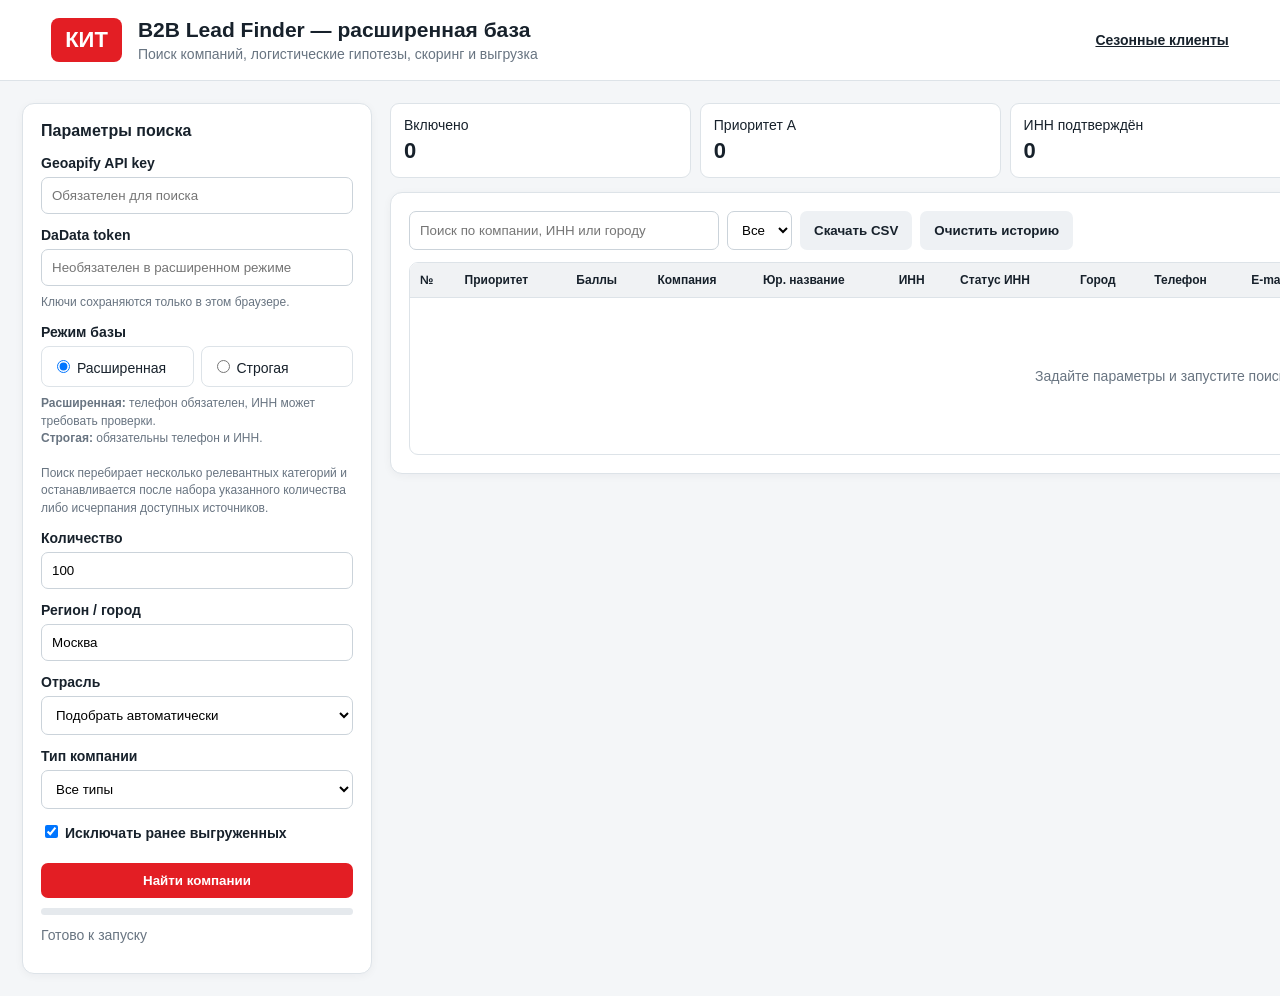
<file: index.html>
<!doctype html>
<html lang="ru">
<head>
<meta charset="utf-8"><meta name="viewport" content="width=device-width,initial-scale=1">
<title>КИТ — Поиск B2B-лидов</title>
<style>
:root{--red:#e31e24;--ink:#17212b;--muted:#687481;--line:#dde3e8;--bg:#f4f6f8;--green:#198754;--amber:#b76e00}*{box-sizing:border-box}body{margin:0;font:14px Arial,sans-serif;color:var(--ink);background:var(--bg)}header{background:#fff;border-bottom:1px solid var(--line);padding:18px 4vw;display:flex;align-items:center;gap:16px}.logo{background:var(--red);color:#fff;font-weight:800;font-size:22px;padding:9px 14px;border-radius:8px}h1{font-size:21px;margin:0}.sub{color:var(--muted);margin-top:4px}.wrap{max-width:1450px;margin:22px auto;padding:0 22px}.grid{display:grid;grid-template-columns:350px 1fr;gap:18px}.card{background:#fff;border:1px solid var(--line);border-radius:12px;padding:18px;box-shadow:0 2px 9px #17212b0b}h2{font-size:16px;margin:0 0 15px}label{display:block;font-weight:700;margin:13px 0 6px}input,select,textarea{width:100%;padding:10px;border:1px solid #cbd3da;border-radius:7px;background:#fff}button{border:0;border-radius:7px;padding:10px 14px;font-weight:700;cursor:pointer}.primary{background:var(--red);color:#fff;width:100%;margin-top:16px}.secondary{background:#eef1f4;color:var(--ink)}.mode{display:grid;grid-template-columns:1fr 1fr;gap:7px}.mode label{font-weight:400;margin:0;padding:10px;border:1px solid var(--line);border-radius:8px}.mode input{width:auto}.note{font-size:12px;color:var(--muted);line-height:1.45;margin-top:8px}.stats{display:grid;grid-template-columns:repeat(5,1fr);gap:9px;margin-bottom:14px}.stat{padding:13px;background:#fff;border:1px solid var(--line);border-radius:9px}.stat b{display:block;font-size:22px;margin-top:5px}.toolbar{display:flex;gap:8px;flex-wrap:wrap;margin-bottom:12px}.toolbar input{max-width:310px}.toolbar select{width:auto}.scroll{overflow:auto;max-height:620px;border:1px solid var(--line);border-radius:9px}table{border-collapse:collapse;width:100%;min-width:1500px;background:#fff}th,td{padding:10px;border-bottom:1px solid var(--line);text-align:left;vertical-align:top}th{position:sticky;top:0;background:#f0f2f4;z-index:2;font-size:12px}.tag{display:inline-block;padding:4px 7px;border-radius:99px;font-weight:700}.A{background:#dff3e7;color:#126b39}.B{background:#fff0cf;color:#8a5700}.C{background:#eee;color:#555}.verified{color:var(--green);font-weight:700}.check{color:var(--amber);font-weight:700}.status{margin:12px 0;color:var(--muted)}.error{color:#b00020;font-weight:700}.progress{height:7px;background:#e5e9ed;border-radius:8px;overflow:hidden;margin-top:10px}.progress i{display:block;height:100%;background:var(--red);width:0}.empty{text-align:center;padding:70px 20px;color:var(--muted)}dialog{border:0;border-radius:12px;max-width:720px;width:92%;padding:22px;box-shadow:0 15px 50px #0004}dialog::backdrop{background:#0006}.detail{display:grid;grid-template-columns:1fr 1fr;gap:10px}.detail div{padding:9px;background:#f5f7f8;border-radius:7px}.detail b{display:block;font-size:12px;color:var(--muted);margin-bottom:4px}@media(max-width:900px){.grid{grid-template-columns:1fr}.stats{grid-template-columns:repeat(2,1fr)}}
</style>
</head><body>
<header><div class="logo">КИТ</div><div><h1>B2B Lead Finder — расширенная база</h1><div class="sub">Поиск компаний, логистические гипотезы, скоринг и выгрузка</div></div><a href="./seasonal-leads/" style="margin-left:auto;color:inherit;font-weight:700">Сезонные клиенты</a></header>
<main class="wrap"><div class="grid">
<aside class="card"><h2>Параметры поиска</h2>
<label>Geoapify API key</label><input id="geoKey" type="password" placeholder="Обязателен для поиска">
<label>DaData token</label><input id="daKey" type="password" placeholder="Необязателен в расширенном режиме">
<div class="note">Ключи сохраняются только в этом браузере.</div>
<label>Режим базы</label><div class="mode"><label><input type="radio" name="mode" value="expanded" checked> Расширенная</label><label><input type="radio" name="mode" value="strict"> Строгая</label></div>
<div class="note"><b>Расширенная:</b> телефон обязателен, ИНН может требовать проверки.<br><b>Строгая:</b> обязательны телефон и ИНН.<br><br>Поиск перебирает несколько релевантных категорий и останавливается после набора указанного количества либо исчерпания доступных источников.</div>
<label>Количество</label><input id="count" type="number" min="1" max="500" value="100">
<label>Регион / город</label><input id="region" value="Москва">
<label>Отрасль</label><select id="industry"></select>
<label>Тип компании</label><select id="companyType"></select>
<label><input id="exclude" type="checkbox" checked style="width:auto"> Исключать ранее выгруженных</label>
<button class="primary" id="run">Найти компании</button><div class="progress"><i id="bar"></i></div><div id="status" class="status">Готово к запуску</div><div id="error" class="error"></div>
</aside>
<section><div class="stats"><div class="stat">Включено<b id="sAll">0</b></div><div class="stat">Приоритет A<b id="sA">0</b></div><div class="stat">ИНН подтверждён<b id="sInn">0</b></div><div class="stat">ИНН проверить<b id="sCheck">0</b></div><div class="stat">В истории<b id="sHistory">0</b></div></div>
<div class="card"><div class="toolbar"><input id="filter" placeholder="Поиск по компании, ИНН или городу"><select id="prio"><option>Все</option><option>A</option><option>B</option><option>C</option></select><button class="secondary" id="csv">Скачать CSV</button><button class="secondary" id="clearHistory">Очистить историю</button></div><div class="scroll"><table><thead><tr><th>№</th><th>Приоритет</th><th>Баллы</th><th>Компания</th><th>Юр. название</th><th>ИНН</th><th>Статус ИНН</th><th>Город</th><th>Телефон</th><th>E-mail</th><th>Сайт</th><th>Тип</th><th>Гипотеза груза</th><th>География</th><th>Услуга КИТ</th><th>Действие</th></tr></thead><tbody id="rows"></tbody></table><div id="empty" class="empty">Задайте параметры и запустите поиск</div></div></div></section>
</div></main><dialog id="dlg"><h2 id="dTitle"></h2><div id="dBody" class="detail"></div><label>Результат проверки гипотезы</label><select id="hypStatus"><option>Не проверено</option><option>Подтверждено</option><option>Частично подтверждено</option><option>Не подтверждено</option></select><label>Комментарий менеджера</label><textarea id="note" rows="3"></textarea><label>Следующий контакт</label><input id="nextDate" type="date"><div style="display:flex;gap:8px;justify-content:flex-end;margin-top:15px"><button class="secondary" id="copy">Копировать скрипт</button><button class="primary" style="width:auto;margin:0" id="save">Сохранить</button><button class="secondary" id="close">Закрыть</button></div></dialog>
<script>
const industries={
"Подобрать автоматически":["commercial.furniture_and_interior","commercial.vehicle","commercial.houseware_and_hardware","commercial.elektronics","commercial.clothing","commercial.health_and_beauty","commercial.baby_goods","commercial.outdoor_and_sport","commercial.pet","commercial.food_and_drink","commercial.garden","commercial.books","commercial.stationery"],
"Мебель":["commercial.furniture_and_interior"],"Автозапчасти и шины":["commercial.vehicle"],"Строительные материалы":["commercial.houseware_and_hardware"],"Промышленное оборудование":["commercial.houseware_and_hardware.hardware_and_tools","commercial.trade"],"Электроника":["commercial.elektronics"],"Одежда и текстиль":["commercial.clothing"],"Товары для дома и интерьер":["commercial.houseware_and_hardware","commercial.furniture_and_interior"],"Косметика и уход":["commercial.health_and_beauty"],"Детские товары":["commercial.baby_goods","commercial.toy_and_game"],"Спортивные товары":["commercial.outdoor_and_sport"],"Товары для животных":["commercial.pet"],"Медицинские изделия":["commercial.health_and_beauty"],"Продукты и напитки":["commercial.food_and_drink"],"Сад и дача":["commercial.garden"],"Книги и канцтовары":["commercial.books","commercial.stationery"],"Обувь и аксессуары":["commercial.clothing"],"Оптовые дистрибьюторы":["commercial.trade","commercial"],"Упаковка и полиграфия":["commercial.stationery","commercial.trade"]};
const types=["Все типы","Производители","Интернет-магазины","Оптовые компании","Поставщики маркетплейсов","Импортёры","Компании с филиалами","Дилерские сети","Быстрорастущие компании"];
const $=id=>document.getElementById(id), state={leads:[],selected:null};
for(const k of Object.keys(industries)) $('industry').add(new Option(k,k)); for(const k of types) $('companyType').add(new Option(k,k));
try{const k=JSON.parse(localStorage.getItem('kit-api-keys')||'{}');$('geoKey').value=k.geo||'';$('daKey').value=k.da||''}catch{}
const history=()=>new Set(JSON.parse(localStorage.getItem('kit-exported-companies')||'[]')); const key=x=>x.inn&&x.inn!=='Не найден'?'inn:'+x.inn:'company:'+x.company.toLowerCase()+'|'+x.city.toLowerCase();
const typeRules=[["Производители",/завод|фабрик|производств|мануфактур/],["Интернет-магазины",/интернет|online|shop|store|e-commerce/],["Оптовые компании",/опт|торговый дом|дистриб|снабжен/],["Поставщики маркетплейсов",/маркетплейс|wildberries|ozon|вайлдберриз/],["Импортёры",/импорт|внешторг|international|trade/],["Компании с филиалами",/филиал|представительств|группа компан/],["Дилерские сети",/дилер|торговая сеть/],["Быстрорастущие компании",/расширен|развитие|новый склад|ваканси/]];
function inferType(name,legal,selected,site){const t=(name+' '+legal+' '+site).toLowerCase(),found=typeRules.find(x=>x[1].test(t));if(found)return found[0];return selected==='Все типы'?'Тип требует проверки':'Гипотеза: '+selected}
function firstText(v){if(!v)return'';if(typeof v==='string'||typeof v==='number')return String(v);if(Array.isArray(v))return firstText(v.find(Boolean));if(typeof v==='object')return firstText(v.value||v.phone||v.email||v.href||v.url||Object.values(v));return''}
function getPhone(p){return firstText(p.contact?.phone||p.contact?.phones||p.phone||p.datasource?.raw?.phone||p.datasource?.raw?.contact_phone).trim()}
function getEmail(p){return firstText(p.contact?.email||p.contact?.emails||p.email||p.datasource?.raw?.email).trim()||'Не найден'}
function getSite(p){let v=firstText(p.website||p.contact?.website||p.contact?.websites||p.datasource?.raw?.website||p.datasource?.raw?.url).trim();if(!v)return'Не найден';return /^https?:\/\//i.test(v)?v:'https://'+v}
function uniqueCategories(industry,type){let list=[...(industries[industry]||[])];if(type==='Оптовые компании'||type==='Импортёры')list.push('commercial.trade','commercial');if(type==='Производители'||type==='Интернет-магазины'||type==='Поставщики маркетплейсов')list.push('commercial');return[...new Set(list)]}
function profile(industry,type){const cargo={"Мебель":"мебель, габаритный или палетный груз","Автозапчасти и шины":"запчасти, шины, палеты","Строительные материалы":"тяжёлый и палетный груз","Промышленное оборудование":"оборудование, комплектующие, возможен негабарит","Электроника":"ценный стандартный груз","Одежда и текстиль":"короба и палеты","Продукты и напитки":"палетный груз; температурность уточнить"}[industry]||'стандартный сборный или палетный груз';const network=['Компании с филиалами','Дилерские сети'].includes(type),imp=type==='Импортёры';return{cargo,geo:imp?'международные поставки и распределение по России':network?'между филиалами и клиентами по России':'межрегиональные отправки по России',service:industry==='Мебель'?'Перевозка мебели и негабарита':industry==='Строительные материалы'?'Палетные и тяжеловесные перевозки':imp?'Международная и межтерминальная перевозка':'Сборные и палетные перевозки'}}
function updateStats(){$('sAll').textContent=state.leads.length;$('sA').textContent=state.leads.filter(x=>x.priority==='A').length;$('sInn').textContent=state.leads.filter(x=>x.innStatus==='Подтверждён').length;$('sCheck').textContent=state.leads.filter(x=>x.innStatus==='Требует проверки').length;$('sHistory').textContent=history().size}
function render(){const q=$('filter').value.toLowerCase(),p=$('prio').value,list=state.leads.filter(x=>(p==='Все'||x.priority===p)&&(x.company+' '+x.inn+' '+x.city).toLowerCase().includes(q));$('empty').style.display=list.length?'none':'block';$('rows').innerHTML=list.map((x,i)=>`<tr><td>${i+1}</td><td><span class="tag ${x.priority}">${x.priority}</span></td><td><b>${x.score}</b><br><small>факты ${x.verifiedScore} / гипотезы ${x.hypothesisScore}</small></td><td><b>${esc(x.company)}</b></td><td>${esc(x.legal)}</td><td>${esc(x.inn)}</td><td class="${x.innStatus==='Подтверждён'?'verified':'check'}">${x.innStatus}</td><td>${esc(x.city)}</td><td>${esc(x.phone)}</td><td>${esc(x.email)}</td><td>${x.site==='Не найден'?x.site:`<a href="${esc(x.site)}" target="_blank">Открыть</a>`}</td><td>${esc(x.type)}</td><td>${esc(x.cargo)}</td><td>${esc(x.geo)}</td><td>${esc(x.service)}</td><td><button class="secondary" onclick="openLead(${x.id})">Карточка</button></td></tr>`).join('');updateStats()}
const esc=s=>String(s??'').replace(/[&<>"']/g,c=>({'&':'&amp;','<':'&lt;','>':'&gt;','"':'&quot;',"'":'&#39;'}[c]));
async function run(){
 const geo=$('geoKey').value.trim(),da=$('daKey').value.trim(),mode=document.querySelector('[name=mode]:checked').value,count=Math.min(500,Math.max(1,+$('count').value||100)),region=$('region').value.trim(),industry=$('industry').value,typeSel=$('companyType').value;
 $('error').textContent='';if(!geo||mode==='strict'&&!da){$('error').textContent=mode==='strict'?'Нужны ключи Geoapify и DaData':'Нужен ключ Geoapify';return}if(!region){$('error').textContent='Укажите регион или город';return}
 localStorage.setItem('kit-api-keys',JSON.stringify({geo,da}));$('run').disabled=true;state.leads=[];render();
 const stats={requests:0,raw:0,noName:0,noPhone:0,noInn:0,duplicates:0,history:0,inactive:0};
 try{
  $('status').textContent='Определяем регион…';$('bar').style.width='5%';
  let r=await fetch(`https://api.geoapify.com/v1/geocode/search?text=${encodeURIComponent(region)}&format=json&limit=1&apiKey=${encodeURIComponent(geo)}`);if(!r.ok)throw Error('Geoapify не принял ключ или лимит исчерпан');
  let place=(await r.json()).results?.[0];if(!place)throw Error('Регион не найден');let b=place.bbox;if(!b)throw Error('Для указанного региона не удалось определить границы');
  const cats=uniqueCategories(industry,typeSel),seenPlaces=new Set(),seenLeads=new Set(),old=$('exclude').checked?history():new Set(),pool=[];
  for(let ci=0;ci<cats.length&&state.leads.length<count;ci++){
   $('status').textContent=`Источник ${ci+1} из ${cats.length}: ${cats[ci]}. Найдено подходящих: ${state.leads.length}`;$('bar').style.width=(8+42*ci/Math.max(1,cats.length))+'%';
   let url=`https://api.geoapify.com/v2/places?categories=${encodeURIComponent(cats[ci])}&filter=rect:${b.lon1},${b.lat1},${b.lon2},${b.lat2}&limit=500&apiKey=${encodeURIComponent(geo)}`;
   r=await fetch(url);stats.requests++;if(!r.ok){if(r.status===429)throw Error('Исчерпан лимит Geoapify. Попробуйте позже или уменьшите количество');continue}
   let batch=(await r.json()).features||[];stats.raw+=batch.length;
   for(const f of batch){let p=f.properties||{},pid=p.place_id||`${p.name}|${p.formatted||p.city||''}`.toLowerCase();if(seenPlaces.has(pid))continue;seenPlaces.add(pid);pool.push(p)}
  }
  for(let i=0;i<pool.length&&state.leads.length<count;i++){
   let p=pool[i];$('status').textContent=`Проверяем ${i+1} из ${pool.length}. Включено: ${state.leads.length} из ${count}`;$('bar').style.width=(52+45*i/Math.max(1,pool.length))+'%';
   if(!p.name){stats.noName++;continue}let phone=getPhone(p);if(!phone){stats.noPhone++;continue}
   let party=null;if(da)try{let d=await fetch('https://suggestions.dadata.ru/suggestions/api/4_1/rs/suggest/party',{method:'POST',headers:{'Content-Type':'application/json','Accept':'application/json','Authorization':'Token '+da},body:JSON.stringify({query:p.name,count:5,locations:[{city:p.city||region}]})});if(d.ok){let suggestions=(await d.json()).suggestions||[];party=suggestions.find(x=>x.data?.state?.status==='ACTIVE')||suggestions[0]||null}}catch{}
   let inn=party?.data?.inn||'',city=p.city||p.county||p.state||region;if(mode==='strict'&&!inn){stats.noInn++;continue}if(party?.data?.state?.status&&party.data.state.status!=='ACTIVE'){stats.inactive++;continue}
   let u=inn?`inn:${inn}`:`company:${p.name.toLowerCase()}|${city.toLowerCase()}`;if(seenLeads.has(u)){stats.duplicates++;continue}seenLeads.add(u);
   let candidate={company:p.name,inn:inn||'Не найден',city};if(old.has(key(candidate))){stats.history++;continue}
   let legal=party?.value||'Не подтверждено',site=getSite(p),email=getEmail(p),type=inferType(p.name,legal,typeSel,site),verified=(inn?15:0)+10+(site!=='Не найден'?5:0)+(email!=='Не найден'?5:0)+(party?.data?.management?.name?5:0)+(party?.data?.state?.status==='ACTIVE'?10:0),hyp=Math.min(50,20+(type!=='Тип требует проверки'?15:5)+(site!=='Не найден'?5:0)),score=verified+hyp,pr=profile(industry,type);
   state.leads.push({id:state.leads.length+1,priority:score>=75?'A':score>=55?'B':'C',score,verifiedScore:verified,hypothesisScore:hyp,company:p.name,legal,inn:inn||'Не найден',innStatus:inn?'Подтверждён':'Требует проверки',city,phone,email,site,type,...pr,manager:party?.data?.management?.name||'Не найден'})
  }
  $('bar').style.width='100%';let short=state.leads.length<count?` Цель ${count} не достигнута: в открытом источнике закончились организации с опубликованным телефоном.`:'';
  $('status').textContent=`Включено ${state.leads.length} из ${count}. Первично ${stats.raw}; без телефона ${stats.noPhone}; без ИНН ${stats.noInn}; дубли ${stats.duplicates}; ранее выгружено ${stats.history}; недействующие ${stats.inactive}.${short}`;render()
 }catch(e){$('error').textContent=e.message;$('status').textContent='Поиск остановлен'}finally{$('run').disabled=false}
}
window.openLead=id=>{let x=state.leads.find(v=>v.id===id);state.selected=x;let crm=JSON.parse(localStorage.getItem('kit-lead-crm')||'{}')[key(x)]||{};$('dTitle').textContent=x.company;$('dBody').innerHTML=[['ИНН',x.inn+' — '+x.innStatus],['Телефон',x.phone],['Тип компании',x.type],['Характер груза',x.cargo],['География',x.geo],['Услуга КИТ',x.service],['ЛПР',x.manager],['Аргумент','Предложить расчёт 2–3 регулярных направлений и сравнение стоимости и сроков.']].map(v=>`<div><b>${v[0]}</b>${esc(v[1])}</div>`).join('');$('hypStatus').value=crm.status||'Не проверено';$('note').value=crm.note||'';$('nextDate').value=crm.nextDate||'';$('dlg').showModal()};
$('save').onclick=()=>{let all=JSON.parse(localStorage.getItem('kit-lead-crm')||'{}'),x=state.selected;all[key(x)]={status:$('hypStatus').value,note:$('note').value,nextDate:$('nextDate').value};localStorage.setItem('kit-lead-crm',JSON.stringify(all));$('dlg').close()};$('copy').onclick=async()=>{let x=state.selected,s=`Добрый день! Компания КИТ. Вижу, что ${x.company} потенциально работает с межрегиональными поставками. Подскажите, кто отвечает за логистику? Предлагаю рассчитать 2–3 регулярных направления и сравнить стоимость и сроки с текущей схемой.`;await navigator.clipboard.writeText(s);$('copy').textContent='Скопировано'};$('close').onclick=()=>$('dlg').close();
function exportCsv(){let list=state.leads;if(!list.length)return;let head=['№','Приоритет','Баллы','Баллы фактов','Баллы гипотез','Компания','Юридическое название','ИНН','Статус ИНН','Город','Телефон','E-mail','Сайт','Тип компании','Характер груза','География','Услуга КИТ'];let rows=list.map((x,i)=>[i+1,x.priority,x.score,x.verifiedScore,x.hypothesisScore,x.company,x.legal,x.inn,x.innStatus,x.city,x.phone,x.email,x.site,x.type,x.cargo,x.geo,x.service]);let csv='\ufeff'+[head,...rows].map(r=>r.map(v=>'"'+String(v??'').replaceAll('"','""')+'"').join(';')).join('\r\n'),blob=new Blob([csv],{type:'text/csv;charset=utf-8'}),a=document.createElement('a');a.href=URL.createObjectURL(blob);a.download='KIT_B2B_Expanded_'+new Date().toISOString().slice(0,10)+'.csv';a.click();URL.revokeObjectURL(a.href);let h=history();list.forEach(x=>h.add(key(x)));localStorage.setItem('kit-exported-companies',JSON.stringify([...h]));updateStats()}
$('run').onclick=run;$('csv').onclick=exportCsv;$('filter').oninput=render;$('prio').onchange=render;$('clearHistory').onclick=()=>{localStorage.removeItem('kit-exported-companies');updateStats()};updateStats();
</script></body></html>
</file>
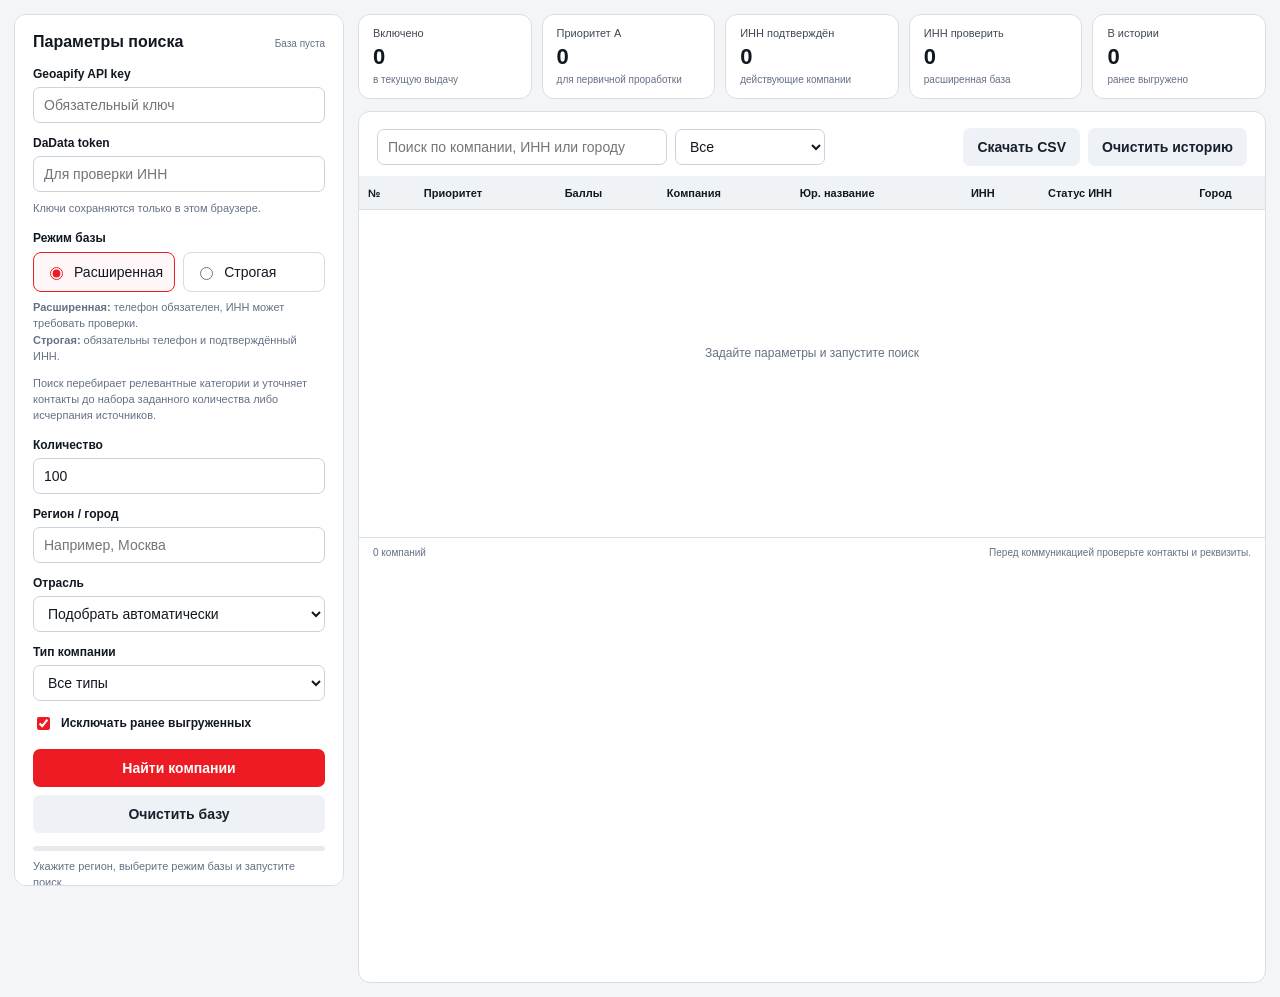
<file: b2b-finder/index.html>
<!doctype html>
<html lang="ru">
<head>
  <meta charset="utf-8">
  <meta name="viewport" content="width=device-width,initial-scale=1">
  <meta name="description" content="Поиск потенциальных B2B-клиентов для транспортной компании КИТ">
  <title>КИТ — B2B LeadFinder</title>
  <style>
    :root{--red:#ed1c24;--red-dark:#cd131a;--ink:#121820;--muted:#657185;--line:#d8dee7;--paper:#f3f5f7;--white:#fff;--green:#147b54;--amber:#9a5900}*{box-sizing:border-box}html,body{min-height:100%;margin:0}body{background:var(--paper);color:var(--ink);font-family:Arial,"Segoe UI",sans-serif;font-size:14px}button,input,select{font:inherit}button{cursor:pointer}.app-shell{display:grid;grid-template-columns:330px minmax(0,1fr);gap:14px;max-width:1720px;margin:0 auto;padding:14px;min-height:100vh}.sidebar,.results-panel,.kpi-card{background:#fff;border:1px solid var(--line);border-radius:12px}.sidebar{padding:18px;align-self:start;position:sticky;top:14px;max-height:calc(100vh - 28px);overflow:auto}.sidebar-title{display:flex;align-items:baseline;justify-content:space-between;gap:10px}.sidebar h1{font-size:16px;margin:0 0 16px}.base-status{font-size:10px;color:var(--muted);font-weight:400;white-space:nowrap}.field{display:flex;flex-direction:column;gap:6px;margin-bottom:13px}.field span,.section-label{font-size:12px;font-weight:700}.field input,.field select,.toolbar input,.toolbar select{height:36px;border:1px solid #c9d2de;border-radius:7px;background:#fff;padding:0 10px;color:var(--ink);outline:none}.field input:focus,.field select:focus,.toolbar input:focus,.toolbar select:focus{border-color:#7d8da3;box-shadow:0 0 0 2px #e9edf3}.small-note{font-size:11px;color:var(--muted);line-height:1.45;margin:-4px 0 14px}.mode-grid{display:grid;grid-template-columns:1fr 1fr;gap:8px;margin:7px 0}.mode-option{height:40px;border:1px solid #d3dbe5;border-radius:8px;display:flex;align-items:center;gap:8px;padding:0 11px;cursor:pointer}.mode-option:has(input:checked){border-color:var(--red);background:#fff7f7}.mode-option input,.checkline input{accent-color:var(--red)}.mode-help{font-size:11px;color:var(--muted);line-height:1.5;margin:0 0 15px}.checkline{display:flex;align-items:center;gap:8px;font-size:12px;font-weight:700;margin:8px 0 16px}.primary-button,.secondary-button{height:38px;border:0;border-radius:7px;padding:0 14px;font-weight:700}.primary-button{background:var(--red);color:#fff}.primary-button:hover{background:var(--red-dark)}.primary-button:disabled{opacity:.55;cursor:wait}.primary-button.full,.secondary-button.full{width:100%}.secondary-button{background:#eef1f5;color:#17202b}.secondary-button:hover{background:#e3e8ee}.secondary-button.full{margin-top:8px}.api-links{display:flex;justify-content:space-between;margin-top:9px}.api-links a{font-size:10px;color:#4d627d}.progress{height:5px;background:#e7ebf0;border-radius:10px;overflow:hidden;margin-top:13px}.progress i{display:block;width:0;height:100%;background:var(--red);transition:width .25s}.source-status{font-size:11px;color:var(--muted);line-height:1.45;margin-top:8px}.source-status.error{color:#b52127}.main-area{min-width:0}.kpi-grid{display:grid;grid-template-columns:repeat(5,minmax(150px,1fr));gap:10px;margin-bottom:12px}.kpi-card{padding:12px 14px;min-height:70px}.kpi-card span{display:block;font-size:11px;color:#3f4854}.kpi-card strong{display:block;font-size:22px;margin-top:5px}.kpi-card small{font-size:10px;color:var(--muted)}.results-panel{overflow:hidden;min-height:calc(100vh - 28px)}.toolbar{padding:16px 18px 10px;display:flex;align-items:center;gap:8px;border-bottom:1px solid #edf0f4}.search-wrap{position:relative;min-width:290px;max-width:520px;flex:1}.search-wrap input{width:100%;padding-right:32px}.clear-search{position:absolute;right:4px;top:3px;width:30px;height:30px;border:0;background:transparent;color:#758196;font-size:18px}.toolbar select{width:150px}.toolbar-spacer{flex:1}.table-scroll{overflow:auto;min-height:360px;max-height:calc(100vh - 145px)}table{border-collapse:collapse;width:100%;min-width:2130px;font-size:11px}th{position:sticky;top:0;z-index:2;background:#f0f3f6;color:#101820;text-align:left;border-bottom:1px solid var(--line);padding:10px 9px;white-space:nowrap}td{border-bottom:1px solid #e8ecf1;padding:10px 9px;vertical-align:top;line-height:1.35;color:#344052;max-width:245px}tr:hover td{background:#fafbfc}.num{color:#7a8797}.priority{display:inline-grid;place-items:center;width:26px;height:23px;border-radius:6px;font-weight:800}.priority-a{background:#e7f7ef;color:#0d7950}.priority-b{background:#fff3dc;color:#a35b00}.priority-c{background:#f0f2f5;color:#657185}.company-link{border:0;background:transparent;color:#15263a;font-weight:700;padding:0;text-align:left}.company-link:hover{color:var(--red);text-decoration:underline}.inn-status{display:inline-block;padding:3px 6px;border-radius:5px;white-space:nowrap}.inn-ok{background:#e7f7ef;color:var(--green)}.inn-check{background:#fff3dc;color:var(--amber)}.text-link{color:#315f91;text-decoration:none}.text-link:hover{text-decoration:underline}.empty-state{min-height:285px;display:grid;place-items:center;color:var(--muted);font-size:12px}.table-footer{padding:9px 14px;border-top:1px solid var(--line);display:flex;justify-content:space-between;gap:15px;color:var(--muted);font-size:10px}.modal-backdrop{position:fixed;inset:0;background:rgba(15,23,33,.52);z-index:30;display:none;justify-content:flex-end}.modal-backdrop.open{display:flex}.detail-panel{height:100%;width:min(480px,100%);background:#fff;padding:38px 34px;position:relative;overflow:auto;box-shadow:-18px 0 45px rgba(0,0,0,.18)}.modal-close{position:absolute;right:20px;top:18px;border:1px solid var(--line);background:#fff;border-radius:7px;width:34px;height:34px;font-size:20px}.eyebrow{font-size:10px;font-weight:700;letter-spacing:.08em;color:var(--red);margin:5px 0 10px}.detail-panel h3{font-size:25px;margin:0 45px 20px 0}.detail-score{display:flex;align-items:center;gap:13px;background:#f3f5f7;border-radius:10px;padding:14px;margin-bottom:18px}.detail-score>strong{font-size:34px;color:var(--red)}.detail-score span{font-size:11px;color:var(--muted)}.detail-score b{color:var(--ink)}.detail-panel dl{margin:0}.detail-panel dl div{display:grid;grid-template-columns:125px 1fr;gap:12px;padding:11px 0;border-bottom:1px solid #edf0f3}.detail-panel dt{font-size:11px;color:var(--muted)}.detail-panel dd{margin:0;font-size:12px}.insight,.next-step{margin-top:14px;padding:13px 14px;border-radius:8px;background:#f5f7f9}.next-step{background:#fff5f5;border:1px solid #ffd9da}.insight span,.next-step span{font-size:10px;color:var(--muted);font-weight:700}.insight p,.next-step p{font-size:12px;line-height:1.5;margin:6px 0 0}.toast{position:fixed;left:50%;bottom:24px;transform:translateX(-50%);z-index:40;background:#17202b;color:#fff;padding:10px 15px;border-radius:7px;font-size:12px;display:none}.toast.open{display:block}
    @media(max-width:1100px){.app-shell{grid-template-columns:285px minmax(0,1fr)}.kpi-grid{grid-template-columns:repeat(3,1fr)}.results-panel{min-height:650px}.table-scroll{max-height:560px}}
    @media(max-width:760px){.app-shell{display:block;padding:10px}.sidebar{position:static;max-height:none;margin-bottom:10px}.kpi-grid{grid-template-columns:repeat(2,1fr)}.toolbar{flex-wrap:wrap}.search-wrap{min-width:100%;max-width:none}.toolbar-spacer{display:none}.results-panel{min-height:540px}.table-scroll{max-height:430px}.detail-panel{padding:32px 20px}.table-footer{flex-direction:column}}
  </style>
</head>
<body>
  <main class="app-shell">
    <aside class="sidebar">
      <div class="sidebar-title"><h1>Параметры поиска</h1><span class="base-status" id="baseStatus">База пуста</span></div>
      <label class="field"><span>Geoapify API key</span><input id="geoKey" type="password" autocomplete="off" placeholder="Обязательный ключ"></label>
      <label class="field"><span>DaData token</span><input id="daKey" type="password" autocomplete="off" placeholder="Для проверки ИНН"></label>
      <p class="small-note">Ключи сохраняются только в этом браузере.</p>
      <div class="section-label">Режим базы</div>
      <div class="mode-grid">
        <label class="mode-option"><input type="radio" name="baseMode" value="expanded" checked>Расширенная</label>
        <label class="mode-option"><input type="radio" name="baseMode" value="strict">Строгая</label>
      </div>
      <p class="mode-help"><b>Расширенная:</b> телефон обязателен, ИНН может требовать проверки.<br><b>Строгая:</b> обязательны телефон и подтверждённый ИНН.</p>
      <p class="small-note">Поиск перебирает релевантные категории и уточняет контакты до набора заданного количества либо исчерпания источников.</p>
      <label class="field"><span>Количество</span><input id="targetCount" type="number" min="1" max="500" value="100"></label>
      <label class="field"><span>Регион / город</span><input id="sourceRegion" placeholder="Например, Москва"></label>
      <label class="field"><span>Отрасль</span><select id="sourceIndustry"></select></label>
      <label class="field"><span>Тип компании</span><select id="sourceType"><option value="Все типы">Все типы</option><option>Производитель</option><option>Оптовик / дистрибьютор</option><option>Интернет-магазин</option><option>Розничная компания</option></select></label>
      <label class="checkline"><input id="exclude" type="checkbox" checked>Исключать ранее выгруженных</label>
      <button id="runSource" class="primary-button full" type="button">Найти компании</button>
      <button id="clearReal" class="secondary-button full" type="button">Очистить базу</button>
      <div class="progress"><i id="sourceProgress"></i></div>
      <div id="sourceStatus" class="source-status">Укажите регион, выберите режим базы и запустите поиск.</div>
      <div class="api-links"><a href="https://myprojects.geoapify.com/" target="_blank" rel="noreferrer">Ключ Geoapify</a><a href="https://dadata.ru/profile/#info" target="_blank" rel="noreferrer">Токен DaData</a></div>
    </aside>
    <section class="main-area">
      <div class="kpi-grid">
        <article class="kpi-card"><span>Включено</span><strong id="includedCount">0</strong><small>в текущую выдачу</small></article>
        <article class="kpi-card"><span>Приоритет A</span><strong id="priorityACount">0</strong><small>для первичной проработки</small></article>
        <article class="kpi-card"><span>ИНН подтверждён</span><strong id="confirmedCount">0</strong><small>действующие компании</small></article>
        <article class="kpi-card"><span>ИНН проверить</span><strong id="verifyCount">0</strong><small>расширенная база</small></article>
        <article class="kpi-card"><span>В истории</span><strong id="historyCount">0</strong><small>ранее выгружено</small></article>
      </div>
      <section class="results-panel" id="results">
        <div class="toolbar">
          <label class="search-wrap"><input id="query" aria-label="Поиск компаний" placeholder="Поиск по компании, ИНН или городу"><button id="clearSearch" class="clear-search" type="button" aria-label="Очистить поиск" hidden>×</button></label>
          <select id="score" aria-label="Фильтр результатов"><option value="all">Все</option><option value="80">Приоритет A</option><option value="confirmed">ИНН подтверждён</option><option value="verify">ИНН проверить</option></select>
          <span class="toolbar-spacer"></span>
          <button id="export" class="secondary-button" type="button">Скачать CSV</button>
          <button id="clearHistory" class="secondary-button" type="button">Очистить историю</button>
        </div>
        <div class="table-scroll">
          <table>
            <thead><tr><th>№</th><th>Приоритет</th><th>Баллы</th><th>Компания</th><th>Юр. название</th><th>ИНН</th><th>Статус ИНН</th><th>Город</th><th>Телефон</th><th>E-mail</th><th>Сайт</th><th>Тип</th><th>Гипотеза груза</th><th>География</th><th>Услуга КИТ</th><th>Почему подходит</th><th>Источник</th><th></th></tr></thead>
            <tbody id="rows"></tbody>
          </table>
          <div id="empty" class="empty-state">Задайте параметры и запустите поиск</div>
        </div>
        <div class="table-footer"><span id="resultCount">0 компаний</span><span id="dataNote">Перед коммуникацией проверьте контакты и реквизиты.</span></div>
      </section>
    </section>
  </main>
  <div id="modal" class="modal-backdrop" role="presentation"><section class="detail-panel" role="dialog" aria-modal="true" aria-labelledby="detailTitle"><button id="modalClose" class="modal-close" type="button" aria-label="Закрыть">×</button><p class="eyebrow">КАРТОЧКА ПОТЕНЦИАЛЬНОГО КЛИЕНТА</p><h3 id="detailTitle"></h3><div class="detail-score"><strong id="detailScore"></strong><span>скоринг потенциала<br><b id="detailLevel"></b></span></div><dl><div><dt>География</dt><dd id="detailGeo"></dd></div><div><dt>Отрасль и груз</dt><dd id="detailCargo"></dd></div><div><dt>Контакты</dt><dd id="detailContacts"></dd></div><div><dt>ИНН и источник</dt><dd id="detailInn"></dd></div><div><dt>Логистический сигнал</dt><dd id="detailSignal"></dd></div></dl><div class="insight"><span>Почему подходит КИТ</span><p id="detailReason"></p></div><div class="next-step"><span>Рекомендуемый следующий шаг</span><p id="detailNext"></p></div></section></div>
  <div id="toast" class="toast" role="status"></div>
  <script>
  const apiIndustries={
    'Подобрать автоматически':['commercial.furniture_and_interior','commercial.vehicle','commercial.houseware_and_hardware','commercial.elektronics','commercial.clothing','commercial.health_and_beauty','commercial.outdoor_and_sport','commercial.garden','commercial.pet','commercial.baby_goods','commercial.stationery','commercial.trade'],
    'Мебель и интерьер':['commercial.furniture_and_interior'],'Автозапчасти и шины':['commercial.vehicle'],'Стройматериалы и инструменты':['commercial.houseware_and_hardware'],'Промышленное оборудование':['commercial.houseware_and_hardware.hardware_and_tools','commercial.trade'],'Электроника и бытовая техника':['commercial.elektronics'],'Одежда, обувь и текстиль':['commercial.clothing'],'Товары для дома и сада':['commercial.houseware_and_hardware','commercial.garden'],'Косметика и товары для здоровья':['commercial.health_and_beauty'],'Спортивные товары':['commercial.outdoor_and_sport'],'Зоотовары':['commercial.pet'],'Детские товары':['commercial.baby_goods'],'Оптовики и дистрибьюторы':['commercial.trade','commercial'],'Упаковка и полиграфия':['commercial.stationery','commercial.trade']
  };
  const cargoProfiles={'Мебель и интерьер':'мебель, габаритный и палетный груз','Автозапчасти и шины':'запчасти, шины, короба и палеты','Стройматериалы и инструменты':'тяжёлый, длинномерный и палетный груз','Промышленное оборудование':'оборудование, комплектующие, возможен негабарит','Электроника и бытовая техника':'ценный стандартный и палетный груз','Одежда, обувь и текстиль':'короба и палеты','Товары для дома и сада':'короба, палеты, возможен негабарит','Косметика и товары для здоровья':'короба и стандартный груз','Спортивные товары':'инвентарь, короба, возможен негабарит','Зоотовары':'мешки, короба и палеты','Детские товары':'короба и габаритные товары','Оптовики и дистрибьюторы':'сборный и палетный груз','Упаковка и полиграфия':'объёмный или палетный груз'};
  const $=id=>document.getElementById(id),excludedBusiness=/(транспорт|логист|экспедиц|грузоперев|перевоз|такси|курьер|автопарк|карго|cargo|delivery)/i,excludedInstitution=/(администрац|муниципал|бюджетн|государствен|министерств|ведомств|школа|университет|колледж|больниц|поликлиник|банк|страхов|нотари|адвокат|агентство недвижимости|ресторан|кафе|гостиниц|салон красоты|парикмахер|турагент)/i;
  let realLeads=[],exported=new Set(),detailId=null;try{realLeads=JSON.parse(localStorage.getItem('kit-real-leads-v1')||'[]')}catch{}try{exported=new Set(JSON.parse(localStorage.getItem('kit-modern-exported')||'[]'))}catch{}
  Object.keys(apiIndustries).forEach(v=>$('sourceIndustry').add(new Option(v,v)));try{const keys=JSON.parse(localStorage.getItem('kit-api-keys-v1')||'{}');$('geoKey').value=keys.geo||'';$('daKey').value=keys.da||''}catch{}
  function esc(v){return String(v??'').replace(/[&<>'"]/g,c=>({'&':'&amp;','<':'&lt;','>':'&gt;',"'":'&#39;','"':'&quot;'}[c]))}
  function plural(n){return n%10===1&&n%100!==11?'компания':n%10>=2&&n%10<=4&&(n%100<10||n%100>=20)?'компании':'компаний'}
  function normalizeName(v){return String(v||'').toLowerCase().replace(/[«»"'.,()\-]/g,' ').replace(/(^|\s)(ооо|ао|пао|зао|оао|ип|нпф|гк|компания|фирма|company|ltd|llc)(?=\s|$)/g,' ').replace(/\s+/g,' ').trim()}
  function nameMatchScore(a,b){const l=new Set(normalizeName(a).split(' ').filter(x=>x.length>2)),r=new Set(normalizeName(b).split(' ').filter(x=>x.length>2));if(!l.size||!r.size)return 0;let common=0;l.forEach(x=>{if(r.has(x))common++});return common/Math.min(l.size,r.size)}
  function isExcludedCompany(name,okved=''){return excludedBusiness.test(normalizeName(name))||excludedInstitution.test(normalizeName(name))||/^(49|52|53|64|65|66|68|69|70|71|72|73|74|75|77|78|79|80|81|82|84|85|86|87|88|90|91|92|93|94|95|96)/.test(String(okved))}
  realLeads=realLeads.filter(x=>x.phone&&!isExcludedCompany(`${x.company} ${x.legalName||''}`,x.okved));localStorage.setItem('kit-real-leads-v1',JSON.stringify(realLeads));
  function filtered(){const q=$('query').value.trim().toLowerCase(),status=$('score').value;return realLeads.filter(x=>{const text=[x.company,x.legalName,x.inn,x.city,x.region,x.industry,x.type,x.cargo,x.service].join(' ').toLowerCase(),verified=x.verification==='ACTIVE'&&x.inn,statusOk=status==='all'||status==='80'&&(x.priority==='A'||x.score>=80)||status==='confirmed'&&verified||status==='verify'&&!verified;return(!q||text.includes(q))&&statusOk&&(!$('exclude').checked||!exported.has(x.id))}).sort((a,b)=>b.score-a.score)}
  function safeLink(v){return /^https?:\/\//i.test(String(v||''))?esc(v):''}
  function render(){const list=filtered(),confirmed=list.filter(x=>x.verification==='ACTIVE'&&x.inn).length;$('includedCount').textContent=list.length;$('priorityACount').textContent=list.filter(x=>x.priority==='A'||x.score>=80).length;$('confirmedCount').textContent=confirmed;$('verifyCount').textContent=list.length-confirmed;$('historyCount').textContent=exported.size;$('baseStatus').textContent=realLeads.length?`${realLeads.length} ${plural(realLeads.length)} в базе`:'База пуста';$('resultCount').textContent=`${list.length} ${plural(list.length)}`;$('clearSearch').hidden=!$('query').value;$('empty').hidden=list.length>0;$('empty').textContent=realLeads.length?'По заданным фильтрам компании не найдены':'Задайте параметры и запустите поиск';$('rows').innerHTML=list.map((x,i)=>{const verified=x.verification==='ACTIVE'&&x.inn,website=safeLink(x.website),source=safeLink(x.sourceUrl);return`<tr><td class="num">${i+1}</td><td><span class="priority priority-${String(x.priority||'C').toLowerCase()}">${esc(x.priority||'C')}</span></td><td><b>${Number(x.score)||0}</b></td><td><button class="company-link" data-detail="${x.id}" type="button">${esc(x.company)}</button></td><td>${esc(x.legalName||'—')}</td><td>${esc(x.inn||'—')}</td><td><span class="inn-status ${verified?'inn-ok':'inn-check'}">${verified?'Подтверждён':'Проверить'}</span></td><td>${esc(x.city||'—')}</td><td>${esc(x.phone||'—')}</td><td>${x.email?`<a class="text-link" href="mailto:${esc(x.email)}">${esc(x.email)}</a>`:'—'}</td><td>${website?`<a class="text-link" href="${website}" target="_blank" rel="noreferrer">Открыть</a>`:'—'}</td><td>${esc(x.type||'—')}</td><td>${esc(x.cargo||'—')}</td><td>${esc(x.geography||'—')}</td><td>${esc(x.service||'—')}</td><td>${esc(x.reason||'—')}</td><td>${source?`<a class="text-link" href="${source}" target="_blank" rel="noreferrer">Источник</a>`:esc(x.source||'—')}</td><td><button class="company-link" data-detail="${x.id}" type="button">Подробнее</button></td></tr>`}).join('');document.querySelectorAll('[data-detail]').forEach(el=>el.onclick=()=>openDetail(Number(el.dataset.detail)))}
  function openDetail(id){const x=realLeads.find(v=>v.id===id);if(!x)return;detailId=id;$('detailTitle').textContent=x.company;$('detailScore').textContent=x.score;$('detailLevel').textContent=x.score>=85?'Высокий':x.score>=75?'Средний+':'Средний';$('detailGeo').textContent=`${x.city||'—'}, ${x.region||'—'} · ${x.geography||'—'}`;$('detailCargo').textContent=`${x.industry||'—'} · ${x.cargo||'—'}`;$('detailContacts').textContent=[x.phone,x.email,x.website].filter(Boolean).join(' · ')||'Не найдены';$('detailInn').textContent=`${x.inn||'Требует проверки'} · ${x.source||'Geoapify'}`;$('detailSignal').textContent=x.signal||'Товарный бизнес-контакт';$('detailReason').textContent=x.reason||'Потенциал требует уточнения';$('detailNext').textContent=x.next||'Связаться и квалифицировать потребность';$('modal').classList.add('open')}
  function closeDetail(){$('modal').classList.remove('open');detailId=null}
  function toast(text){$('toast').textContent=text;$('toast').classList.add('open');setTimeout(()=>$('toast').classList.remove('open'),2400)}
  function exportCsv(){const list=filtered().filter(x=>x.phone);if(!list.length){toast('Нет компаний для выгрузки');return}const head=['Приоритет КИТ','Итоговый балл','Потенциал КИТ','Качество данных','Компания','Юридическое название','ИНН','КПП','ОГРН','ОКВЭД','Статус ИНН','Регион','Город','Телефон','E-mail','Официальный сайт','Тип компании','Отрасль','Характер груза','Подходящая услуга КИТ','География','Точка входа','Источник','Ссылка на источник','Почему подходит','Следующий шаг'],quote=v=>'"'+String(v??'').replaceAll('"','""')+'"',rows=list.map(x=>[x.priority,x.score,x.fitScore,x.dataScore,x.company,x.legalName,x.inn,x.kpp,x.ogrn,x.okved,x.verification==='ACTIVE'?'Подтверждён':'Требует проверки',x.region,x.city,x.phone,x.email,x.website,x.type,x.industry,x.cargo,x.service,x.geography,x.entry,x.source,x.sourceUrl,x.reason,x.next]),csv='\ufeff'+[head,...rows].map(r=>r.map(quote).join(';')).join('\r\n'),url=URL.createObjectURL(new Blob([csv],{type:'text/csv;charset=utf-8'})),a=document.createElement('a');a.href=url;a.download=`KIT_B2B_leads_${new Date().toISOString().slice(0,10)}.csv`;a.click();URL.revokeObjectURL(url);list.forEach(x=>exported.add(x.id));localStorage.setItem('kit-modern-exported',JSON.stringify([...exported]));toast(`Экспортировано: ${list.length}`);render()}
  function firstText(v){if(!v)return'';if(typeof v==='string'||typeof v==='number')return String(v);if(Array.isArray(v))return firstText(v.find(Boolean));if(typeof v==='object')return firstText(v.value||v.phone||v.email||v.href||v.url||Object.values(v));return''}
  function getPhone(p){return firstText(p.contact?.phone||p.contact?.phone_other||p.contact?.phones||p.phone||p.datasource?.raw?.phone||p.datasource?.raw?.contact_phone).trim()}
  function getEmail(p){return firstText(p.contact?.email||p.contact?.email_other||p.contact?.emails||p.email||p.datasource?.raw?.email).trim()}
  function getWebsite(p){let v=firstText(p.website||p.website_other||p.brand_details?.website||p.contact?.website||p.contact?.websites||p.datasource?.raw?.website||p.datasource?.raw?.url).trim();if(v&&!/^https?:\/\//i.test(v))v='https://'+v;return v}
  function hashId(text){let v=0;for(let i=0;i<text.length;i++)v=((v<<5)-v)+text.charCodeAt(i)|0;return 100000+Math.abs(v)}
  function leadKey(x){return x.inn?`inn:${x.inn}`:`company:${String(x.company).toLowerCase()}|${String(x.city).toLowerCase()}`}
  function inferIndustry(p,selected){if(selected!=='Подобрать автоматически')return selected;const c=(p.categories||[]).join(' ');if(c.includes('furniture_and_interior'))return'Мебель и интерьер';if(c.includes('vehicle'))return'Автозапчасти и шины';if(c.includes('elektronics'))return'Электроника и бытовая техника';if(c.includes('clothing'))return'Одежда, обувь и текстиль';if(c.includes('health_and_beauty'))return'Косметика и товары для здоровья';if(c.includes('outdoor_and_sport'))return'Спортивные товары';if(c.includes('garden'))return'Товары для дома и сада';if(c.includes('pet'))return'Зоотовары';if(c.includes('baby_goods'))return'Детские товары';if(c.includes('stationery'))return'Упаковка и полиграфия';if(c.includes('houseware_and_hardware'))return'Стройматериалы и инструменты';return'Оптовики и дистрибьюторы'}
  function inferCompanyType(p,industry){const t=`${p.name||''} ${p.website||''} ${(p.categories||[]).join(' ')}`.toLowerCase();if(/завод|фабрик|производ|manufactur|industrial/.test(t))return'Производитель';if(/опт|дистриб|снабжен|поставщик|торговый дом|wholesale|dealer/.test(t)||industry==='Оптовики и дистрибьюторы')return'Оптовик / дистрибьютор';if(/интернет|online|e-commerce|shop|store/.test(t))return'Интернет-магазин';return'Розничная компания'}
  function okvedPotential(o){const c=String(o||'');if(/^46/.test(c))return 20;if(/^47\.91/.test(c)||/^45\.3/.test(c))return 18;if(/^(10|11|12|13|14|15|16|17|18|20|21|22|23|24|25|26|27|28|29|30|31|32)/.test(c))return 18;if(/^(01|02|03)/.test(c))return 10;if(/^47/.test(c))return 8;return 8}
  function buildKitProfile(lead,party=null){const data=party?.data||{},verified=data.state?.status==='ACTIVE'&&data.inn,okved=data.okved||'',legalName=party?.value||'',text=`${lead.company} ${legalName} ${lead.website||''} ${lead.type||''}`.toLowerCase();let fit=28+okvedPotential(okved),signals=[`товарный сегмент: ${lead.industry}`];if(/опт|дистриб|снабжен|поставщик|торговый дом|wholesale|dealer/.test(text)){fit+=14;signals.push('оптовые или дистрибьюторские поставки')}if(/завод|фабрик|производ|manufactur|промышлен/.test(text)){fit+=13;signals.push('производственный товарный поток')}if(/интернет|online|shop|store|e-commerce|маркетплейс|селлер/.test(text)){fit+=12;signals.push('e-commerce или продажи по регионам')}if(/группа|group|холдинг|филиал|сеть|дилер/.test(text)){fit+=9;signals.push('сеть, филиалы или дилеры')}if(lead.website){fit+=4;signals.push('есть сайт для проверки географии продаж')}fit=Math.min(70,fit);const quality=(lead.phone?10:0)+(data.inn?10:0)+(lead.website?5:0)+(lead.email?3:0)+(verified?2:0),total=Math.min(100,fit+quality),priority=total>=80?'A':total>=65?'B':'C';let service='Сборные грузы / Палетный прайс',entry='руководитель логистики или снабжения';if(/шины|автозапчаст/.test(lead.industry)){service='Тариф «Шина» / Сборные грузы';entry='руководитель логистики или директор по закупкам'}else if(/интернет|online|shop|store|e-commerce|маркетплейс|селлер/.test(text)){service='E-commerce / Маркетплейсы / 3PL';entry='руководитель e-commerce или логистики'}else if(/завод|фабрик|производ|manufactur|промышлен/.test(text)){service='Сборные грузы / Палетный прайс / FTL';entry='директор по логистике или коммерческий директор'}else if(/Мебель|Стройматериалы|Оборудование|Спортивные/.test(lead.industry)){service='Сборные грузы / Палетный прайс / Негабарит';entry='руководитель логистики'}else if(/Упаковка|Оптовики/.test(lead.industry)){service='Палетный прайс / 3PL / FTL';entry='руководитель склада или логистики'}return{...lead,inn:data.inn||'',kpp:data.kpp||'',ogrn:data.ogrn||'',okved,legalName,verification:verified?'ACTIVE':'REVIEW',fitScore:fit,dataScore:quality,score:total,priority,service,entry,geography:/интернет|online|shop|store|e-commerce|маркетплейс|селлер|группа|group|холдинг|филиал|сеть|дилер|опт|дистриб/.test(text)?'Несколько регионов':'Требует уточнения',signal:`Приоритет ${priority} · ${service}`,reason:`Подходит КИТ: ${signals.join('; ')}. Потенциал ${fit}/70, качество данных ${quality}/30.`,next:`Выйти на ${entry}; уточнить частоту отправок, средний вес и объём, направления из ${lead.city} и текущего перевозчика.`,source:verified?'Geoapify + DaData':'Geoapify'}}
  function setSourceStatus(text,error=false){$('sourceStatus').textContent=text;$('sourceStatus').classList.toggle('error',error)}
  async function enrichWithDaData(lead,token){try{const response=await fetch('https://suggestions.dadata.ru/suggestions/api/4_1/rs/suggest/party',{method:'POST',headers:{'Content-Type':'application/json','Accept':'application/json','Authorization':'Token '+token},body:JSON.stringify({query:lead.company,count:5,locations:lead.city?[{city:lead.city}]:undefined})});if(!response.ok)return{ok:false,reason:'dadata'};const suggestions=(await response.json()).suggestions||[],ranked=suggestions.filter(x=>x.data?.state?.status==='ACTIVE'&&x.data?.inn).map(x=>{const city=String(x.data?.address?.data?.city||x.data?.address?.data?.settlement||'').toLowerCase(),bonus=lead.city&&city.includes(String(lead.city).toLowerCase())?.25:0;return{party:x,match:nameMatchScore(lead.company,x.value)+bonus}}).sort((a,b)=>b.match-a.match),best=ranked[0];if(!best||best.match<.45)return{ok:false,reason:'unverified'};const okved=best.party.data?.okved||'';if(isExcludedCompany(`${lead.company} ${best.party.value}`,okved))return{ok:false,reason:'excluded'};return{ok:true,lead:buildKitProfile(lead,best.party)}}catch{return{ok:false,reason:'dadata'}}}
  async function getPlaceDetails(place,geo){if(getPhone(place)||!place.place_id)return place;try{const response=await fetch(`https://api.geoapify.com/v2/place-details?id=${encodeURIComponent(place.place_id)}&features=details&apiKey=${encodeURIComponent(geo)}`);if(!response.ok)return place;const d=(await response.json()).features?.map(x=>x.properties||{}).find(x=>x.contact||x.website)||{};return{...place,...d,categories:[...new Set([...(place.categories||[]),...(d.categories||[])])]}}catch{return place}}
  async function runAutoSearch(){const geo=$('geoKey').value.trim(),da=$('daKey').value.trim(),region=$('sourceRegion').value.trim(),industry=$('sourceIndustry').value,typeFilter=$('sourceType').value,mode=document.querySelector('[name="baseMode"]:checked').value,target=Math.min(500,Math.max(1,Number($('targetCount').value)||100)),strict=mode==='strict';if(!geo){setSourceStatus('Укажите ключ Geoapify.',true);$('geoKey').focus();return}if(strict&&!da){setSourceStatus('Для строгой базы нужен токен DaData.',true);$('daKey').focus();return}if(!region){setSourceStatus('Укажите регион или город поиска.',true);$('sourceRegion').focus();return}localStorage.setItem('kit-api-keys-v1',JSON.stringify({geo,da}));$('runSource').disabled=true;$('sourceProgress').style.width='3%';setSourceStatus('Определяем границы региона…');try{let response=await fetch(`https://api.geoapify.com/v1/geocode/search?text=${encodeURIComponent(region)}&format=json&limit=1&apiKey=${encodeURIComponent(geo)}`);if(!response.ok)throw Error('Geoapify не принял ключ или лимит запросов исчерпан.');const place=(await response.json()).results?.[0];if(!place?.bbox)throw Error('Не удалось определить границы региона.');const bbox=place.bbox,rect=Array.isArray(bbox)?bbox:[bbox.lon1,bbox.lat1,bbox.lon2,bbox.lat2],categories=apiIndustries[industry]||apiIndustries['Подобрать автоматически'],rawMap=new Map();for(let i=0;i<categories.length;i++){setSourceStatus(`Ищем категории: ${i+1} из ${categories.length}. Объектов: ${rawMap.size}`);$('sourceProgress').style.width=`${5+25*(i+1)/categories.length}%`;response=await fetch(`https://api.geoapify.com/v2/places?categories=${encodeURIComponent(categories[i])}&filter=rect:${rect.join(',')}&limit=500&apiKey=${encodeURIComponent(geo)}`);if(!response.ok){if(response.status===429)throw Error('Превышен лимит запросов Geoapify.');continue}(await response.json()).features?.forEach(f=>{const p=f.properties||{},key=p.place_id||`${p.name||''}|${p.city||p.county||''}`.toLowerCase();if(p.name&&!rawMap.has(key))rawMap.set(key,p)});if(rawMap.size>=Math.max(target*10,700))break}const raw=[...rawMap.values()],contactMap=new Map(),contactKey=p=>p.place_id||`${p.name||''}|${p.city||p.county||''}`.toLowerCase();raw.filter(getPhone).forEach(p=>contactMap.set(contactKey(p),p));const desired=Math.min(strict?700:500,Math.max(target*(strict?5:2),target)),detailQueue=raw.filter(p=>!getPhone(p)).slice(0,Math.min(700,Math.max(target*5,250)));for(let start=0;start<detailQueue.length&&contactMap.size<desired;start+=6){if(start%24===0){setSourceStatus(`Уточняем телефоны: проверено ${start} из ${detailQueue.length}, найдено ${contactMap.size}`);$('sourceProgress').style.width=`${30+30*Math.min(start+6,detailQueue.length)/Math.max(detailQueue.length,1)}%`}const detailed=await Promise.all(detailQueue.slice(start,start+6).map(p=>getPlaceDetails(p,geo)));detailed.filter(getPhone).forEach(p=>contactMap.set(contactKey(p),p))}const counters={noPhone:Math.max(0,raw.length-contactMap.size),excluded:0,unverified:0,history:0},candidateMap=new Map();[...contactMap.values()].forEach(p=>{const company=p.name,phone=getPhone(p);if(isExcludedCompany(company)){counters.excluded++;return}const leadIndustry=inferIndustry(p,industry),type=inferCompanyType(p,leadIndustry);if(typeFilter!=='Все типы'&&type!==typeFilter)return;const city=p.city||p.county||p.state||region,id=hashId(`${company}|${city}`.toLowerCase());if($('exclude').checked&&exported.has(id)){counters.history++;return}const lead={id,company,legalName:'',inn:'',city,region:p.state||region,industry:leadIndustry,type,geography:'Требует уточнения',cargo:cargoProfiles[leadIndustry]||'стандартный сборный или палетный груз',phone,email:getEmail(p),website:getWebsite(p),source:'Geoapify',sourceUrl:p.lat&&p.lon?`https://www.openstreetmap.org/?mlat=${p.lat}&mlon=${p.lon}#map=17/${p.lat}/${p.lon}`:'',verification:'REVIEW'};candidateMap.set(leadKey(lead),lead)});const candidates=[...candidateMap.values()].slice(0,Math.min(700,Math.max(target*(strict?6:2),target)));if(!candidates.length)throw Error(`Нет компаний с опубликованным телефоном. Просмотрено объектов: ${raw.length}. Измените параметры.`);const enriched=[];let processed=0;if(!strict&&!da)candidates.slice(0,target).forEach(x=>enriched.push(buildKitProfile(x)));else for(let start=0;start<candidates.length&&enriched.length<target;start+=4){const portion=candidates.slice(start,start+4);setSourceStatus(`Проверяем ИНН: ${processed} из ${candidates.length}. Включено ${enriched.length} из ${target}`);$('sourceProgress').style.width=`${62+33*Math.min(start+4,candidates.length)/candidates.length}%`;const checked=await Promise.all(portion.map(x=>enrichWithDaData(x,da)));processed+=portion.length;checked.forEach((result,i)=>{if(result.ok)enriched.push(result.lead);else if(!strict&&result.reason!=='excluded'){counters.unverified++;enriched.push(buildKitProfile(portion[i]))}else counters[result.reason]=(counters[result.reason]||0)+1})}if(!enriched.length)throw Error(strict?`Подтверждённые компании не найдены. Проверено ${processed}. Переключитесь на расширенную базу или измените параметры.`:'Компании не найдены.');const added=enriched.slice(0,target),merged=new Map(realLeads.map(x=>[leadKey(x),x]));added.forEach(x=>merged.set(leadKey(x),x));realLeads=[...merged.values()].filter(x=>x.phone&&!isExcludedCompany(`${x.company} ${x.legalName||''}`,x.okved)).sort((a,b)=>b.score-a.score).slice(0,5000);localStorage.setItem('kit-real-leads-v1',JSON.stringify(realLeads));$('query').value='';$('score').value='all';$('sourceProgress').style.width='100%';render();const verified=added.filter(x=>x.verification==='ACTIVE'&&x.inn).length;setSourceStatus(`Готово: добавлено ${added.length}. ИНН подтверждён — ${verified}, проверить — ${added.length-verified}. Без телефона — ${counters.noPhone}, исключено транспорт/услуги — ${counters.excluded}.`);toast(`Добавлено компаний: ${added.length}`)}catch(error){setSourceStatus(error.message||'Не удалось выполнить поиск.',true);$('sourceProgress').style.width='0%'}finally{$('runSource').disabled=false}}
  $('query').addEventListener('input',render);$('score').addEventListener('change',render);$('exclude').addEventListener('change',render);$('clearSearch').onclick=()=>{$('query').value='';render()};$('export').onclick=exportCsv;$('clearHistory').onclick=()=>{exported.clear();localStorage.removeItem('kit-modern-exported');toast('История выгрузок очищена');render()};$('modalClose').onclick=closeDetail;$('modal').onclick=e=>{if(e.target===$('modal'))closeDetail()};$('runSource').onclick=runAutoSearch;$('clearReal').onclick=()=>{if(!realLeads.length){toast('База уже пуста');return}if(!confirm('Удалить всю найденную базу с этого устройства?'))return;realLeads=[];localStorage.removeItem('kit-real-leads-v1');render();setSourceStatus('База очищена. Можно запустить новый поиск.');$('sourceProgress').style.width='0%'};document.addEventListener('keydown',e=>{if(e.key==='Escape')closeDetail()});render();
  </script>
</body>
</html>
</file>
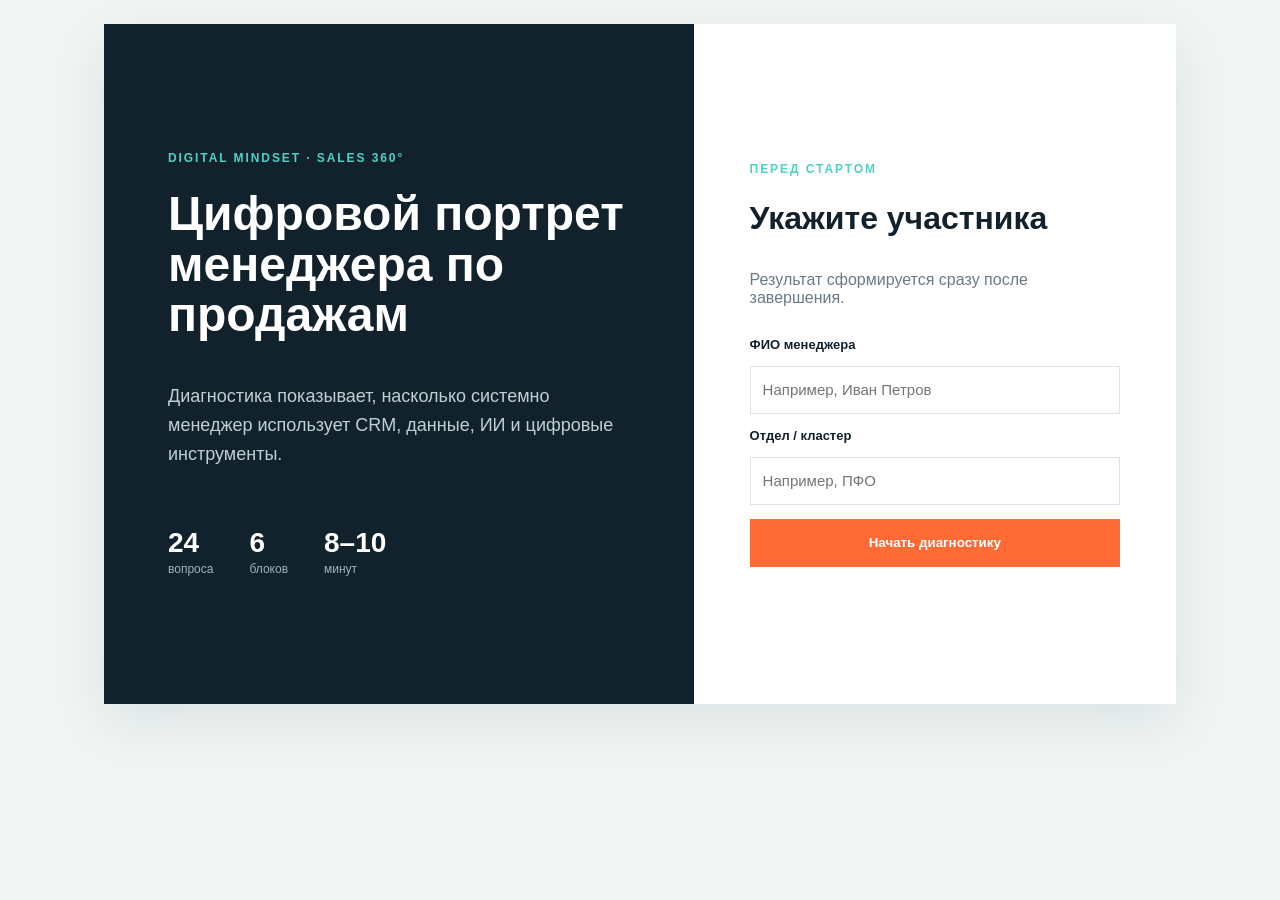
<file: digital-mindset-sales-360/index.html>
<!doctype html><html lang="ru"><head><meta charset="utf-8"><meta name="viewport" content="width=device-width,initial-scale=1"><title>Digital Mindset: Продажи 360°</title><style>
:root{--ink:#12222c;--teal:#05a6a6;--orange:#ff6b35;--paper:#f1f5f4;--muted:#687b86;--line:#dce5e3}*{box-sizing:border-box}body{margin:0;background:var(--paper);color:var(--ink);font-family:Arial,sans-serif}.wrap{max-width:1120px;margin:auto;min-height:100vh;padding:24px}.card{background:#fff;box-shadow:0 18px 55px #17323b18}.start{display:grid;grid-template-columns:1.1fr .9fr;min-height:680px}.intro{padding:64px;background:var(--ink);color:#fff;display:flex;flex-direction:column;justify-content:center}.eyebrow{font-size:12px;font-weight:800;letter-spacing:.16em;color:#4fd1c5}.intro h1{font-size:48px;line-height:1.05;margin:24px 0}.intro p{font-size:18px;line-height:1.6;color:#bfd0d5}.metrics{display:flex;gap:36px;margin-top:40px}.metrics b{display:block;font-size:28px}.metrics span{font-size:12px;color:#9fb4bb}.form{padding:56px;display:flex;flex-direction:column;justify-content:center;gap:14px}.form h2{font-size:32px;margin:10px 0 4px}.form p,.muted{color:var(--muted)}label{font-weight:700;font-size:13px}input{width:100%;height:48px;padding:12px;border:1px solid var(--line);font-size:15px}button{height:48px;border:0;padding:0 22px;background:var(--orange);color:#fff;font-weight:800;cursor:pointer}button:disabled{opacity:.4}.top{height:70px;padding:0 26px;display:flex;align-items:center;gap:12px;border-bottom:1px solid var(--line)}.brand{width:38px;height:38px;background:var(--ink);color:#fff;display:grid;place-items:center;font-weight:900}.top small{display:block;color:var(--muted);margin-top:3px}.count{margin-left:auto;font-weight:800}.quiz{display:grid;grid-template-columns:290px 1fr;min-height:680px}.side{padding:28px;border-right:1px solid var(--line)}.side div{padding:12px;border-left:3px solid transparent}.side div.active{background:#eef8f6;border-color:var(--teal)}.side small{display:block;color:var(--muted);margin-top:4px}.q{padding:58px 8%;display:flex;flex-direction:column;justify-content:space-between}.chip{display:inline-block;padding:7px 10px;background:#e9f8f5;color:#087b7b;font-size:12px;font-weight:800}.q h1{font-size:34px;line-height:1.2;margin:22px 0 8px}.options{display:grid;gap:10px;margin:32px 0}.option{display:flex;align-items:center;gap:14px;min-height:58px;padding:12px 16px;border:1px solid var(--line);cursor:pointer}.option:hover,.option.sel{border-color:var(--teal);background:#f1fbf9}.option i{width:28px;height:28px;background:#edf2f1;display:grid;place-items:center;font-style:normal;font-weight:800}.actions{display:flex;justify-content:space-between;border-top:1px solid var(--line);padding-top:22px}.back{background:#fff;color:var(--ink);border:1px solid var(--line)}.resultHead{background:var(--ink);color:#fff;padding:42px 54px;display:flex;justify-content:space-between}.resultHead h1{font-size:40px;margin:12px 0}.score{font-size:52px;font-weight:900;color:#fff}.result{display:grid;grid-template-columns:1.1fr .9fr;gap:20px;padding:20px}.panel{padding:30px;background:#fff;border:1px solid var(--line)}.bar{margin:18px 0}.bar div:first-child{display:flex;justify-content:space-between;font-size:13px}.track{height:9px;background:#edf1f0;margin-top:7px}.track i{display:block;height:100%;background:var(--teal)}.focus{padding:16px 0;border-top:1px solid var(--line)}@media(max-width:800px){.wrap{padding:0}.start,.quiz,.result{grid-template-columns:1fr}.intro,.form{padding:36px}.intro h1{font-size:38px}.side{display:none}.q{padding:34px 22px}.q h1{font-size:28px}.resultHead{padding:32px 24px}.metrics{gap:20px}}
</style></head><body><main class="wrap"><div id="app"></div></main><script>
const B=[['Цифровые навыки',['Осваиваю новые цифровые инструменты','Уверенно работаю с таблицами и формулами','Быстро нахожу информацию в системах','Использую шаблоны и горячие клавиши']],['CRM-дисциплина',['Вношу результат контакта в CRM в день взаимодействия','У каждой сделки указаны сумма, этап и следующий шаг','Регулярно очищаю воронку','Использую задачи и напоминания CRM']],['Работа с данными',['Принимаю решения по показателям воронки','Знаю личные конверсии','Сравниваю план, факт и прогноз','Объясняю отклонения цифрами']],['ИИ и автоматизация',['Использую ИИ для писем, КП и сценариев','Проверяю результат, созданный ИИ','Автоматизирую повторяющиеся операции','Соблюдаю безопасность данных']],['Цифровая коммуникация',['Подбираю канал под клиента','Использую цифровые материалы','Фиксирую договорённости письменно','Структурно провожу онлайн-встречи']],['Результативность',['Инструменты сокращают время подготовки','Данные помогают повышать конверсию','Тестирую новые подходы','Могу показать измеримый эффект']]];const Q=B.flatMap((b,bi)=>b[1].map((t,qi)=>({t,bi,qi}))),O=['Практически никогда','Редко','Иногда','Часто','Системно'];let st={page:'start',name:'',team:'',idx:0,a:{}};const app=document.querySelector('#app');function level(s){return s>=85?['Цифровой лидер','Технологии используются системно и дают измеримый эффект.']:s>=70?['Уверенный пользователь','Хорошая база. Фокус — стандартизация практик.']:s>=50?['Развивающийся','Инструменты применяются, но пока не стали системой.']:['Стартовый уровень','Нужен базовый маршрут развития цифровых привычек.']}
function render(){if(st.page==='start'){app.innerHTML=`<section class="card start"><div class="intro"><span class="eyebrow">DIGITAL MINDSET · SALES 360°</span><h1>Цифровой портрет менеджера по продажам</h1><p>Диагностика показывает, насколько системно менеджер использует CRM, данные, ИИ и цифровые инструменты.</p><div class="metrics"><div><b>24</b><span>вопроса</span></div><div><b>6</b><span>блоков</span></div><div><b>8–10</b><span>минут</span></div></div></div><div class="form"><span class="eyebrow">ПЕРЕД СТАРТОМ</span><h2>Укажите участника</h2><p>Результат сформируется сразу после завершения.</p><label>ФИО менеджера</label><input id="name" placeholder="Например, Иван Петров"><label>Отдел / кластер</label><input id="team" placeholder="Например, ПФО"><button id="start">Начать диагностику</button></div></section>`;document.querySelector('#start').onclick=()=>{st.name=document.querySelector('#name').value.trim();st.team=document.querySelector('#team').value.trim();if(st.name){st.page='quiz';render()}};return}if(st.page==='result'){let sc=B.map((b,bi)=>Math.round(Q.reduce((x,q,k)=>x+(q.bi===bi?st.a[k]:0),0)/20*100)),tot=Math.round(sc.reduce((a,b)=>a+b)/6),lv=level(tot),wk=sc.map((s,i)=>({s,i})).sort((a,b)=>a.s-b.s).slice(0,2);app.innerHTML=`<section class="card"><header class="top"><div class="brand">DM</div><div><b>Digital Mindset 360°</b><small>${st.name} · ${st.team}</small></div></header><div class="resultHead"><div><span class="eyebrow">ИТОГОВЫЙ ПРОФИЛЬ</span><h1>${lv[0]}</h1><p>${lv[1]}</p></div><div class="score">${tot}<small>/100</small></div></div><div class="result"><div class="panel"><h2>Профиль компетенций</h2>${B.map((b,i)=>`<div class="bar"><div><span>${b[0]}</span><b>${sc[i]}%</b></div><div class="track"><i style="width:${sc[i]}%"></i></div></div>`).join('')}</div><div class="panel"><h2>Фокус развития</h2>${wk.map((w,r)=>`<div class="focus"><b>${r+1}. ${B[w.i][0]} · ${w.s}%</b><p class="muted">Внедрить одну практику и измерить эффект за 30 дней.</p></div>`).join('')}<button onclick="location.reload()">Новая оценка</button></div></div></section>`;return}let q=Q[st.idx];app.innerHTML=`<section class="card"><header class="top"><div class="brand">DM</div><div><b>Digital Mindset 360°</b><small>${st.name} · ${st.team}</small></div><div class="count">${st.idx+1} / 24</div></header><div class="quiz"><aside class="side">${B.map((b,i)=>`<div class="${i===q.bi?'active':''}"><b>${i+1}. ${b[0]}</b><small>${i<q.bi?'Завершено':i===q.bi?'Вопрос '+(q.qi+1)+' из 4':'Впереди'}</small></div>`).join('')}</aside><section class="q"><div><span class="chip">${B[q.bi][0]}</span><h1>${q.t}</h1><p class="muted">Выберите вариант, который описывает обычную практику.</p></div><div class="options">${O.map((o,i)=>`<div class="option ${st.a[st.idx]===i+1?'sel':''}" data-v="${i+1}"><i>${i+1}</i>${o}</div>`).join('')}</div><div class="actions"><button class="back" id="back" ${st.idx?'':'disabled'}>Назад</button><button id="next" ${st.a[st.idx]?'':'disabled'}>${st.idx===23?'Показать результат':'Далее'}</button></div></section></div></section>`;document.querySelectorAll('.option').forEach(x=>x.onclick=()=>{st.a[st.idx]=+x.dataset.v;render()});document.querySelector('#back').onclick=()=>{if(st.idx){st.idx--;render()}};document.querySelector('#next').onclick=()=>{if(st.a[st.idx]){if(st.idx===23)st.page='result';else st.idx++;render()}}}render();
</script></body></html>
</file>
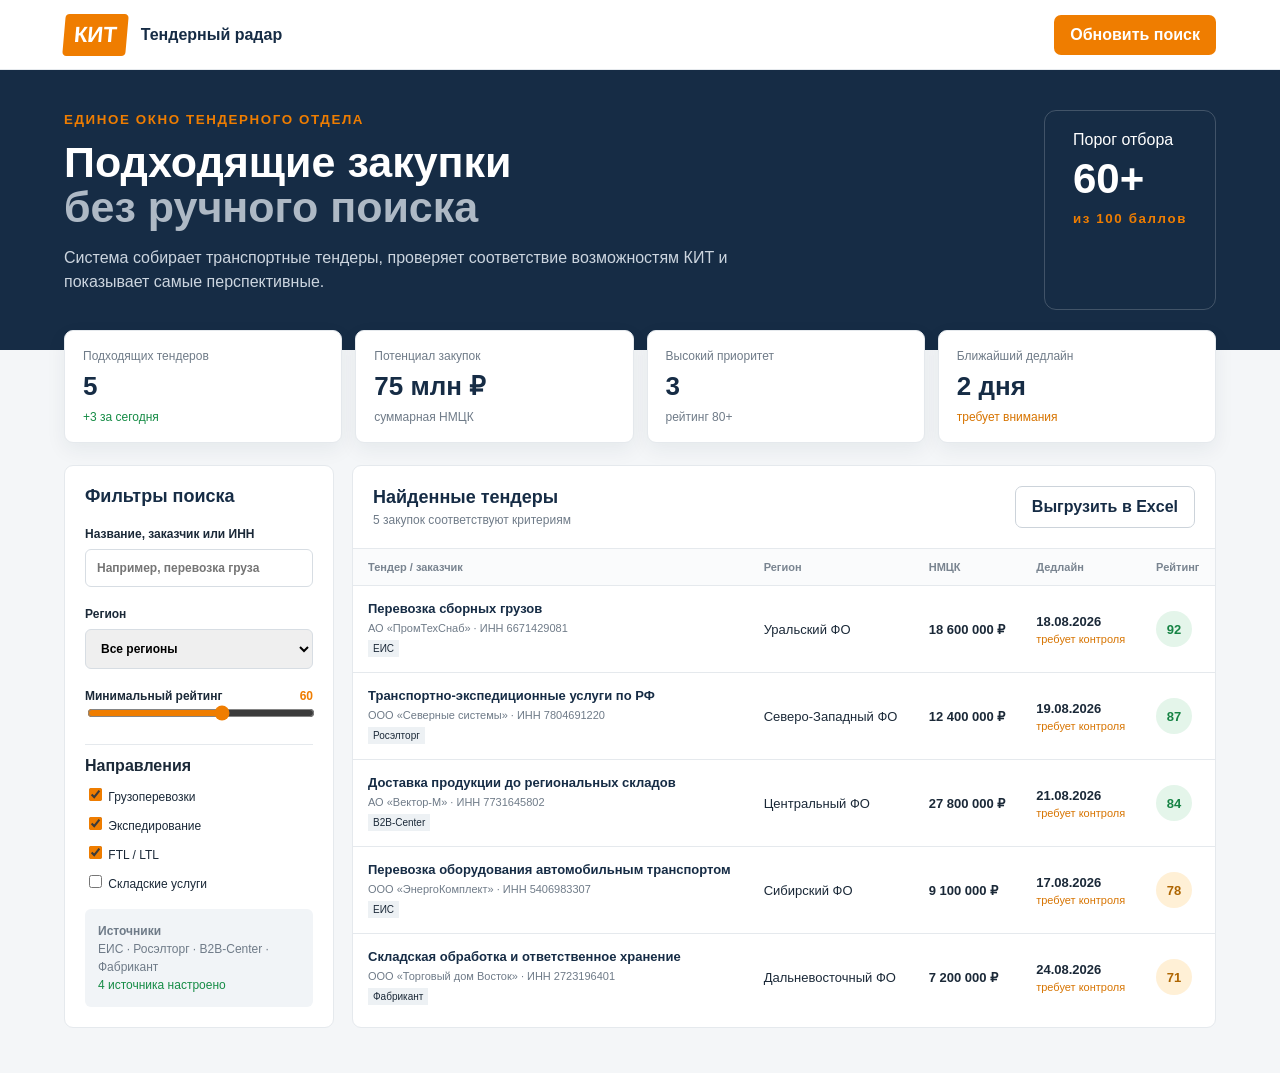
<file: tender-finder/index.html>
<!doctype html>
<html lang="ru"><head><meta charset="utf-8"><meta name="viewport" content="width=device-width,initial-scale=1"><title>КИТ — Тендерный радар</title>
<style>
:root{--o:#ef7d00;--n:#162c45;--m:#6f7b88;--l:#e5e9ed;--bg:#f4f6f8}*{box-sizing:border-box}body{margin:0;background:var(--bg);font-family:Arial,sans-serif;color:#1b2938}button,input,select{font:inherit}button{cursor:pointer}.top{height:70px;background:#fff;display:flex;align-items:center;justify-content:space-between;padding:0 5%;border-bottom:1px solid var(--l)}.brand{display:flex;align-items:center;gap:14px;font-weight:800;color:var(--n)}.logo{background:var(--o);color:#fff;padding:8px 10px;font-size:22px;border-radius:4px;transform:skew(-5deg)}button{border:0;border-radius:7px;padding:11px 16px;font-weight:700}.primary{background:var(--o);color:#fff}.hero{background:var(--n);color:#fff;padding:40px 5%;display:flex;justify-content:space-between}.hero small{color:var(--o);font-weight:800;letter-spacing:.12em}.hero h1{font-size:43px;line-height:1.05;margin:12px 0}.hero h1 span{color:#aeb9c5}.hero p{color:#ccd5df;max-width:680px;line-height:1.5}.rating{border:1px solid #ffffff30;border-radius:12px;padding:20px 28px;min-width:170px}.rating b{display:block;font-size:42px;margin:6px 0}.cards{display:grid;grid-template-columns:repeat(4,1fr);gap:13px;margin:-20px 5% 22px;position:relative}.card,.filters,.results{background:#fff;border:1px solid var(--l);border-radius:9px}.card{padding:18px;box-shadow:0 7px 20px #162c4510}.card span,.card small{display:block;color:var(--m);font-size:12px}.card b{font-size:26px;color:var(--n);display:block;margin:8px 0}.green{color:#168c46!important}.warn{color:#d77400!important}.layout{display:grid;grid-template-columns:270px 1fr;gap:18px;margin:0 5% 45px}.filters{padding:20px;height:max-content}.filters h2,.resultHead h2{font-size:18px;margin:0;color:var(--n)}label{display:block;font-size:12px;font-weight:700;margin-top:20px}input[type=text],select{width:100%;padding:11px;border:1px solid #d7dde3;border-radius:6px;margin-top:8px}.range{width:100%;accent-color:var(--o)}.filters label b{float:right;color:var(--o)}.checks{border-top:1px solid var(--l);margin-top:20px;padding-top:12px}.checks label{font-weight:400;margin-top:10px}.checks input{accent-color:var(--o)}.source{margin-top:18px;background:#f1f4f7;padding:13px;border-radius:6px;font-size:12px;color:var(--m);line-height:1.5}.resultHead{display:flex;justify-content:space-between;align-items:center;padding:20px;border-bottom:1px solid var(--l)}.resultHead p{font-size:12px;color:var(--m);margin:5px 0 0}.export{background:#fff;border:1px solid #ccd3da;color:var(--n)}.table{overflow:auto}table{width:100%;border-collapse:collapse;font-size:13px}th{text-align:left;background:#fafbfc;color:#798490;font-size:11px;padding:12px 15px}td{padding:15px;border-top:1px solid var(--l)}tr[data-row]{cursor:pointer}tr[data-row]:hover{background:#fff8ef}.title{font-weight:700;color:var(--n)}.sub{font-size:11px;color:var(--m);margin-top:6px}.tag{display:inline-block;background:#edf1f4;padding:3px 5px;font-size:10px;margin:6px 4px 0 0}.price{font-weight:700;white-space:nowrap}.days{display:block;color:#d77400;font-size:11px;margin-top:4px}.score{display:inline-flex;width:36px;height:36px;align-items:center;justify-content:center;border-radius:50%;font-weight:800;background:#e4f5ea;color:#168344}.mid{background:#fff0d6;color:#ae6500}.modal{display:none;position:fixed;inset:0;background:#10243a99;z-index:10;justify-content:flex-end}.drawer{background:#fff;width:min(500px,94vw);height:100%;padding:35px;position:relative}.close{position:absolute;right:20px;top:16px;background:none;font-size:28px}.drawer h2{color:var(--n);font-size:27px}.customer{background:#f2f5f7;border-left:4px solid var(--o);padding:15px}.grid{display:grid;grid-template-columns:1fr 1fr;gap:1px;background:var(--l);margin-top:20px}.grid div{background:#fff;padding:16px}.grid span{display:block;color:var(--m);font-size:11px;margin-bottom:7px}.why{background:#fff7eb;padding:16px;margin-top:20px;border-radius:7px}.empty{text-align:center;padding:35px;color:var(--m)}@media(max-width:900px){.cards{grid-template-columns:1fr 1fr}.layout{grid-template-columns:1fr}.rating{display:none}}@media(max-width:600px){.hero{padding:30px 18px}.hero h1{font-size:34px}.cards{margin:-15px 12px 16px;gap:7px}.card{padding:13px}.layout{margin:0 12px 30px}.top{padding:0 18px}.brand span:last-child{display:none}th:nth-child(2),td:nth-child(2){display:none}}
</style></head><body>
<header class="top"><div class="brand"><span class="logo">КИТ</span><span>Тендерный радар</span></div><button class="primary" onclick="refresh()">Обновить поиск</button></header>
<section class="hero"><div><small>ЕДИНОЕ ОКНО ТЕНДЕРНОГО ОТДЕЛА</small><h1>Подходящие закупки<br><span>без ручного поиска</span></h1><p>Система собирает транспортные тендеры, проверяет соответствие возможностям КИТ и показывает самые перспективные.</p></div><div class="rating">Порог отбора<b id="rating">60+</b><small>из 100 баллов</small></div></section>
<section class="cards"><div class="card"><span>Подходящих тендеров</span><b id="count">5</b><small class="green">+3 за сегодня</small></div><div class="card"><span>Потенциал закупок</span><b id="total">75 млн ₽</b><small>суммарная НМЦК</small></div><div class="card"><span>Высокий приоритет</span><b id="high">3</b><small>рейтинг 80+</small></div><div class="card"><span>Ближайший дедлайн</span><b>2 дня</b><small class="warn">требует внимания</small></div></section>
<section class="layout"><aside class="filters"><h2>Фильтры поиска</h2><label>Название, заказчик или ИНН<input id="q" type="text" placeholder="Например, перевозка груза" oninput="render()"></label><label>Регион<select id="region" onchange="render()"><option>Все регионы</option><option>Уральский ФО</option><option>Северо-Западный ФО</option><option>Центральный ФО</option><option>Сибирский ФО</option><option>Дальневосточный ФО</option></select></label><label>Минимальный рейтинг <b id="rv">60</b><input id="range" class="range" type="range" min="0" max="100" value="60" oninput="render()"></label><div class="checks"><b>Направления</b><label><input type="checkbox" checked> Грузоперевозки</label><label><input type="checkbox" checked> Экспедирование</label><label><input type="checkbox" checked> FTL / LTL</label><label><input type="checkbox"> Складские услуги</label></div><div class="source"><b>Источники</b><br>ЕИС · Росэлторг · B2B-Center · Фабрикант<br><span class="green">4 источника настроено</span></div></aside>
<div class="results"><div class="resultHead"><div><h2>Найденные тендеры</h2><p><span id="found">5</span> закупок соответствуют критериям</p></div><button class="export" onclick="download()">Выгрузить в Excel</button></div><div class="table"><table><thead><tr><th>Тендер / заказчик</th><th>Регион</th><th>НМЦК</th><th>Дедлайн</th><th>Рейтинг</th></tr></thead><tbody id="body"></tbody></table><div id="empty" class="empty" hidden>По заданным фильтрам тендеров нет.</div></div></div></section>
<div id="modal" class="modal" onclick="closeModal()"><div class="drawer" onclick="event.stopPropagation()"><button class="close" onclick="closeModal()">×</button><small style="color:var(--o);font-weight:800">КАРТОЧКА ТЕНДЕРА</small><h2 id="mt"></h2><div class="customer"><b id="mc"></b><div id="mi" class="sub"></div></div><div class="grid"><div><span>НМЦК</span><b id="mp"></b></div><div><span>Дедлайн</span><b id="md"></b></div><div><span>Источник</span><b id="ms"></b></div><div><span>Рейтинг</span><b id="mr"></b></div></div><div class="why"><b>Почему подходит КИТ</b><p id="mw"></p></div></div></div>
<script>
let data=[
["Перевозка сборных грузов","АО «ПромТехСнаб»","6671429081","Уральский ФО",18600000,"18.08.2026",92,"ЕИС","Регулярные межтерминальные перевозки, 14 регионов"],
["Транспортно-экспедиционные услуги по РФ","ООО «Северные системы»","7804691220","Северо-Западный ФО",12400000,"19.08.2026",87,"Росэлторг","Филиальная сеть и подходящая география КИТ"],
["Доставка продукции до региональных складов","АО «Вектор-М»","7731645802","Центральный ФО",27800000,"21.08.2026",84,"B2B-Center","Высокий оборот и повторяющиеся маршруты"],
["Перевозка оборудования автомобильным транспортом","ООО «ЭнергоКомплект»","5406983307","Сибирский ФО",9100000,"17.08.2026",78,"ЕИС","Маршруты проходят через действующие терминалы"],
["Складская обработка и ответственное хранение","ООО «Торговый дом Восток»","2723196401","Дальневосточный ФО",7200000,"24.08.2026",71,"Фабрикант","Дополнительный потенциал по доставке"],
["Курьерская доставка малых грузов","АО «Городской сервис»","6317165204","Приволжский ФО",1900000,"16.08.2026",48,"ЕИС","Низкий объём и высокая доля адресной доставки"]];
let current=[];
const fmt=n=>new Intl.NumberFormat("ru-RU").format(n)+" ₽";
function render(){const q=document.getElementById("q").value.toLowerCase(),r=document.getElementById("region").value,m=+document.getElementById("range").value;document.getElementById("rv").textContent=m;document.getElementById("rating").textContent=m+"+";current=data.filter(x=>(r==="Все регионы"||x[3]===r)&&x[6]>=m&&(x[0]+x[1]+x[2]).toLowerCase().includes(q));document.getElementById("body").innerHTML=current.map((x,i)=>`<tr data-row onclick="openModal(${i})"><td><div class="title">${x[0]}</div><div class="sub">${x[1]} · ИНН ${x[2]}</div><span class="tag">${x[7]}</span></td><td>${x[3]}</td><td class="price">${fmt(x[4])}</td><td><b>${x[5]}</b><span class="days">требует контроля</span></td><td><span class="score ${x[6]<80?"mid":""}">${x[6]}</span></td></tr>`).join("");document.getElementById("empty").hidden=!!current.length;document.getElementById("found").textContent=current.length;document.getElementById("count").textContent=current.length;document.getElementById("total").textContent=Math.round(current.reduce((s,x)=>s+x[4],0)/1e6)+" млн ₽";document.getElementById("high").textContent=current.filter(x=>x[6]>=80).length}
function openModal(i){const x=current[i];["mt","mc","mi","mp","md","ms","mr","mw"].forEach((id,j)=>document.getElementById(id).textContent=[x[0],x[1],"ИНН "+x[2]+" · "+x[3],fmt(x[4]),x[5],x[7],x[6]+"/100",x[8]][j]);document.getElementById("modal").style.display="flex"}
function closeModal(){document.getElementById("modal").style.display="none"}
function refresh(){const b=event.target;b.textContent="Ищем…";setTimeout(()=>b.textContent="Обновить поиск",800)}
function download(){const rows=[["Тендер","Заказчик","ИНН","Регион","НМЦК","Дедлайн","Рейтинг","Источник"],...current];const csv=rows.map(r=>r.slice(0,8).map(x=>'"'+String(x).replaceAll('"','""')+'"').join(";")).join("\n");const a=document.createElement("a");a.href=URL.createObjectURL(new Blob(["\ufeff"+csv],{type:"text/csv"}));a.download="Тендеры_КИТ.csv";a.click()}
render();
</script></body></html>
</file>
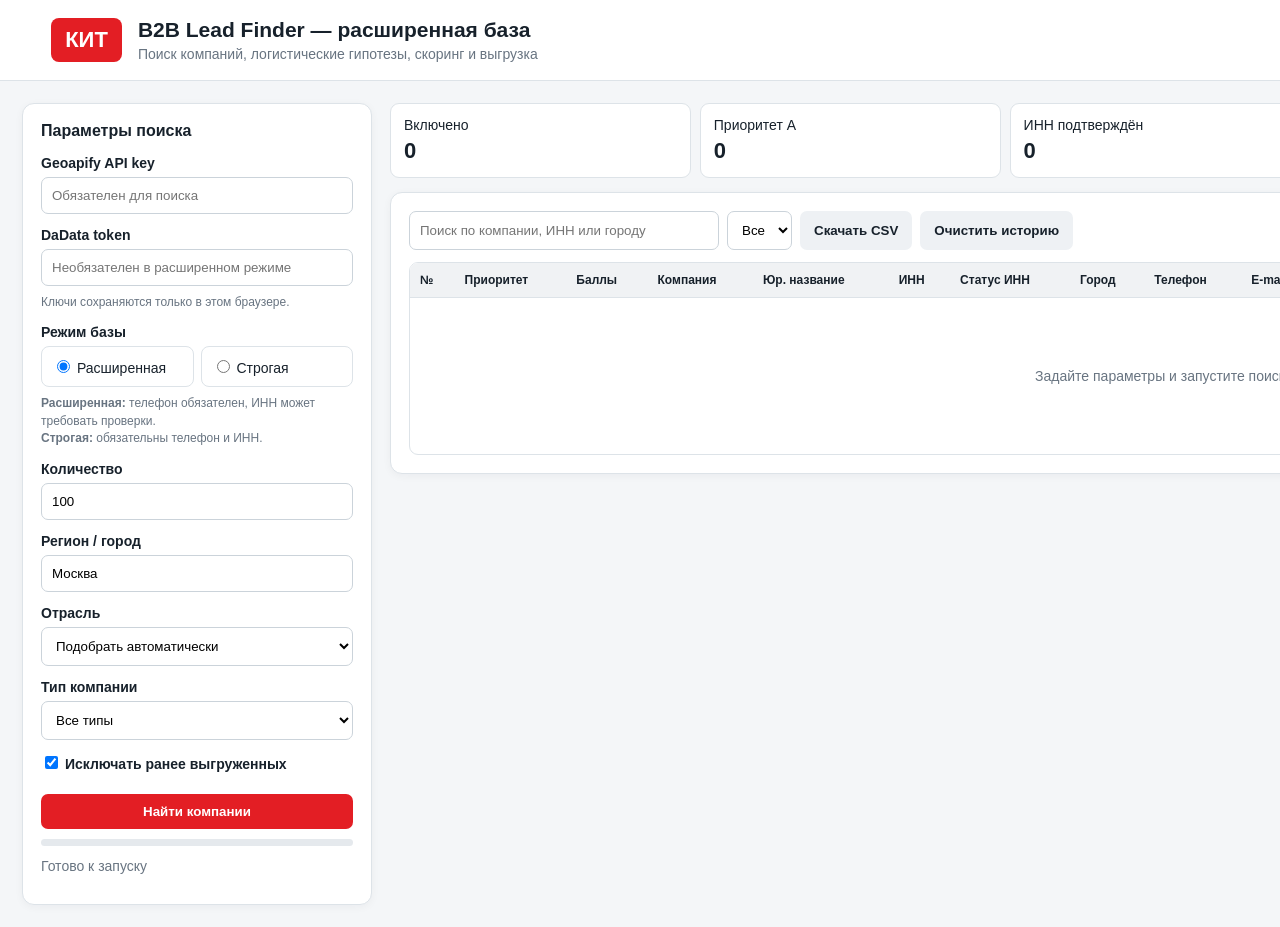
<file: index.html.html>
<!doctype html>
<html lang="ru">
<head>
<meta charset="utf-8"><meta name="viewport" content="width=device-width,initial-scale=1">
<title>КИТ — Поиск B2B-лидов</title>
<style>
:root{--red:#e31e24;--ink:#17212b;--muted:#687481;--line:#dde3e8;--bg:#f4f6f8;--green:#198754;--amber:#b76e00}*{box-sizing:border-box}body{margin:0;font:14px Arial,sans-serif;color:var(--ink);background:var(--bg)}header{background:#fff;border-bottom:1px solid var(--line);padding:18px 4vw;display:flex;align-items:center;gap:16px}.logo{background:var(--red);color:#fff;font-weight:800;font-size:22px;padding:9px 14px;border-radius:8px}h1{font-size:21px;margin:0}.sub{color:var(--muted);margin-top:4px}.wrap{max-width:1450px;margin:22px auto;padding:0 22px}.grid{display:grid;grid-template-columns:350px 1fr;gap:18px}.card{background:#fff;border:1px solid var(--line);border-radius:12px;padding:18px;box-shadow:0 2px 9px #17212b0b}h2{font-size:16px;margin:0 0 15px}label{display:block;font-weight:700;margin:13px 0 6px}input,select,textarea{width:100%;padding:10px;border:1px solid #cbd3da;border-radius:7px;background:#fff}button{border:0;border-radius:7px;padding:10px 14px;font-weight:700;cursor:pointer}.primary{background:var(--red);color:#fff;width:100%;margin-top:16px}.secondary{background:#eef1f4;color:var(--ink)}.mode{display:grid;grid-template-columns:1fr 1fr;gap:7px}.mode label{font-weight:400;margin:0;padding:10px;border:1px solid var(--line);border-radius:8px}.mode input{width:auto}.note{font-size:12px;color:var(--muted);line-height:1.45;margin-top:8px}.stats{display:grid;grid-template-columns:repeat(5,1fr);gap:9px;margin-bottom:14px}.stat{padding:13px;background:#fff;border:1px solid var(--line);border-radius:9px}.stat b{display:block;font-size:22px;margin-top:5px}.toolbar{display:flex;gap:8px;flex-wrap:wrap;margin-bottom:12px}.toolbar input{max-width:310px}.toolbar select{width:auto}.scroll{overflow:auto;max-height:620px;border:1px solid var(--line);border-radius:9px}table{border-collapse:collapse;width:100%;min-width:1500px;background:#fff}th,td{padding:10px;border-bottom:1px solid var(--line);text-align:left;vertical-align:top}th{position:sticky;top:0;background:#f0f2f4;z-index:2;font-size:12px}.tag{display:inline-block;padding:4px 7px;border-radius:99px;font-weight:700}.A{background:#dff3e7;color:#126b39}.B{background:#fff0cf;color:#8a5700}.C{background:#eee;color:#555}.verified{color:var(--green);font-weight:700}.check{color:var(--amber);font-weight:700}.status{margin:12px 0;color:var(--muted)}.error{color:#b00020;font-weight:700}.progress{height:7px;background:#e5e9ed;border-radius:8px;overflow:hidden;margin-top:10px}.progress i{display:block;height:100%;background:var(--red);width:0}.empty{text-align:center;padding:70px 20px;color:var(--muted)}dialog{border:0;border-radius:12px;max-width:720px;width:92%;padding:22px;box-shadow:0 15px 50px #0004}dialog::backdrop{background:#0006}.detail{display:grid;grid-template-columns:1fr 1fr;gap:10px}.detail div{padding:9px;background:#f5f7f8;border-radius:7px}.detail b{display:block;font-size:12px;color:var(--muted);margin-bottom:4px}@media(max-width:900px){.grid{grid-template-columns:1fr}.stats{grid-template-columns:repeat(2,1fr)}}
</style>
</head><body>
<header><div class="logo">КИТ</div><div><h1>B2B Lead Finder — расширенная база</h1><div class="sub">Поиск компаний, логистические гипотезы, скоринг и выгрузка</div></div></header>
<main class="wrap"><div class="grid">
<aside class="card"><h2>Параметры поиска</h2>
<label>Geoapify API key</label><input id="geoKey" type="password" placeholder="Обязателен для поиска">
<label>DaData token</label><input id="daKey" type="password" placeholder="Необязателен в расширенном режиме">
<div class="note">Ключи сохраняются только в этом браузере.</div>
<label>Режим базы</label><div class="mode"><label><input type="radio" name="mode" value="expanded" checked> Расширенная</label><label><input type="radio" name="mode" value="strict"> Строгая</label></div>
<div class="note"><b>Расширенная:</b> телефон обязателен, ИНН может требовать проверки.<br><b>Строгая:</b> обязательны телефон и ИНН.</div>
<label>Количество</label><input id="count" type="number" min="1" max="500" value="100">
<label>Регион / город</label><input id="region" value="Москва">
<label>Отрасль</label><select id="industry"></select>
<label>Тип компании</label><select id="companyType"></select>
<label><input id="exclude" type="checkbox" checked style="width:auto"> Исключать ранее выгруженных</label>
<button class="primary" id="run">Найти компании</button><div class="progress"><i id="bar"></i></div><div id="status" class="status">Готово к запуску</div><div id="error" class="error"></div>
</aside>
<section><div class="stats"><div class="stat">Включено<b id="sAll">0</b></div><div class="stat">Приоритет A<b id="sA">0</b></div><div class="stat">ИНН подтверждён<b id="sInn">0</b></div><div class="stat">ИНН проверить<b id="sCheck">0</b></div><div class="stat">В истории<b id="sHistory">0</b></div></div>
<div class="card"><div class="toolbar"><input id="filter" placeholder="Поиск по компании, ИНН или городу"><select id="prio"><option>Все</option><option>A</option><option>B</option><option>C</option></select><button class="secondary" id="csv">Скачать CSV</button><button class="secondary" id="clearHistory">Очистить историю</button></div><div class="scroll"><table><thead><tr><th>№</th><th>Приоритет</th><th>Баллы</th><th>Компания</th><th>Юр. название</th><th>ИНН</th><th>Статус ИНН</th><th>Город</th><th>Телефон</th><th>E-mail</th><th>Сайт</th><th>Тип</th><th>Гипотеза груза</th><th>География</th><th>Услуга КИТ</th><th>Действие</th></tr></thead><tbody id="rows"></tbody></table><div id="empty" class="empty">Задайте параметры и запустите поиск</div></div></div></section>
</div></main><dialog id="dlg"><h2 id="dTitle"></h2><div id="dBody" class="detail"></div><label>Результат проверки гипотезы</label><select id="hypStatus"><option>Не проверено</option><option>Подтверждено</option><option>Частично подтверждено</option><option>Не подтверждено</option></select><label>Комментарий менеджера</label><textarea id="note" rows="3"></textarea><label>Следующий контакт</label><input id="nextDate" type="date"><div style="display:flex;gap:8px;justify-content:flex-end;margin-top:15px"><button class="secondary" id="copy">Копировать скрипт</button><button class="primary" style="width:auto;margin:0" id="save">Сохранить</button><button class="secondary" id="close">Закрыть</button></div></dialog>
<script>
const industries={"Подобрать автоматически":"commercial","Мебель":"commercial.furniture_and_interior","Автозапчасти и шины":"commercial.vehicle","Строительные материалы":"commercial.houseware_and_hardware.building_materials","Промышленное оборудование":"commercial.houseware_and_hardware.hardware_and_tools","Электроника":"commercial.elektronics","Одежда и текстиль":"commercial.clothing","Товары для дома и интерьер":"commercial.houseware_and_hardware,commercial.furniture_and_interior","Косметика и уход":"commercial.health_and_beauty.cosmetics","Детские товары":"commercial.baby_goods,commercial.toy_and_game","Спортивные товары":"commercial.outdoor_and_sport","Товары для животных":"commercial.pet","Медицинские изделия":"commercial.health_and_beauty.medical_supply","Продукты и напитки":"commercial.food_and_drink","Сад и дача":"commercial.garden","Книги и канцтовары":"commercial.books,commercial.stationery","Обувь и аксессуары":"commercial.clothing.shoes,commercial.bag","Оптовые дистрибьюторы":"commercial.trade","Упаковка и полиграфия":"commercial.trade,commercial.stationery"};
const types=["Все типы","Производители","Интернет-магазины","Оптовые компании","Поставщики маркетплейсов","Импортёры","Компании с филиалами","Дилерские сети","Быстрорастущие компании"];
const $=id=>document.getElementById(id), state={leads:[],selected:null};
for(const k of Object.keys(industries)) $('industry').add(new Option(k,k)); for(const k of types) $('companyType').add(new Option(k,k));
try{const k=JSON.parse(localStorage.getItem('kit-api-keys')||'{}');$('geoKey').value=k.geo||'';$('daKey').value=k.da||''}catch{}
const history=()=>new Set(JSON.parse(localStorage.getItem('kit-exported-companies')||'[]')); const key=x=>x.inn&&x.inn!=='Не найден'?'inn:'+x.inn:'company:'+x.company.toLowerCase()+'|'+x.city.toLowerCase();
function inferType(name,legal,selected){const t=(name+' '+legal).toLowerCase(),rules=[["Производители",/завод|фабрик|производств/],["Интернет-магазины",/интернет|online|shop|store/],["Оптовые компании",/опт|торговый дом|дистриб/],["Поставщики маркетплейсов",/маркетплейс|wildberries|ozon/],["Импортёры",/импорт|внешторг|international/],["Компании с филиалами",/филиал|представительств|группа компан/],["Дилерские сети",/дилер|торговая сеть/],["Быстрорастущие компании",/расширен|развитие/]];if(selected!=='Все типы')return selected;return (rules.find(x=>x[1].test(t))||['Тип требует проверки'])[0]}
function profile(industry,type){const cargo={"Мебель":"мебель, габаритный или палетный груз","Автозапчасти и шины":"запчасти, шины, палеты","Строительные материалы":"тяжёлый и палетный груз","Промышленное оборудование":"оборудование, комплектующие, возможен негабарит","Электроника":"ценный стандартный груз","Одежда и текстиль":"короба и палеты","Продукты и напитки":"палетный груз; температурность уточнить"}[industry]||'стандартный сборный или палетный груз';const network=['Компании с филиалами','Дилерские сети'].includes(type),imp=type==='Импортёры';return{cargo,geo:imp?'международные поставки и распределение по России':network?'между филиалами и клиентами по России':'межрегиональные отправки по России',service:industry==='Мебель'?'Перевозка мебели и негабарита':industry==='Строительные материалы'?'Палетные и тяжеловесные перевозки':imp?'Международная и межтерминальная перевозка':'Сборные и палетные перевозки'}}
function updateStats(){$('sAll').textContent=state.leads.length;$('sA').textContent=state.leads.filter(x=>x.priority==='A').length;$('sInn').textContent=state.leads.filter(x=>x.innStatus==='Подтверждён').length;$('sCheck').textContent=state.leads.filter(x=>x.innStatus==='Требует проверки').length;$('sHistory').textContent=history().size}
function render(){const q=$('filter').value.toLowerCase(),p=$('prio').value,list=state.leads.filter(x=>(p==='Все'||x.priority===p)&&(x.company+' '+x.inn+' '+x.city).toLowerCase().includes(q));$('empty').style.display=list.length?'none':'block';$('rows').innerHTML=list.map((x,i)=>`<tr><td>${i+1}</td><td><span class="tag ${x.priority}">${x.priority}</span></td><td><b>${x.score}</b><br><small>факты ${x.verifiedScore} / гипотезы ${x.hypothesisScore}</small></td><td><b>${esc(x.company)}</b></td><td>${esc(x.legal)}</td><td>${esc(x.inn)}</td><td class="${x.innStatus==='Подтверждён'?'verified':'check'}">${x.innStatus}</td><td>${esc(x.city)}</td><td>${esc(x.phone)}</td><td>${esc(x.email)}</td><td>${x.site==='Не найден'?x.site:`<a href="${esc(x.site)}" target="_blank">Открыть</a>`}</td><td>${esc(x.type)}</td><td>${esc(x.cargo)}</td><td>${esc(x.geo)}</td><td>${esc(x.service)}</td><td><button class="secondary" onclick="openLead(${x.id})">Карточка</button></td></tr>`).join('');updateStats()}
const esc=s=>String(s??'').replace(/[&<>"']/g,c=>({'&':'&amp;','<':'&lt;','>':'&gt;','"':'&quot;',"'":'&#39;'}[c]));
async function run(){const geo=$('geoKey').value.trim(),da=$('daKey').value.trim(),mode=document.querySelector('[name=mode]:checked').value,count=Math.min(500,Math.max(1,+$('count').value||100)),region=$('region').value.trim(),industry=$('industry').value,typeSel=$('companyType').value;$('error').textContent='';if(!geo||mode==='strict'&&!da){$('error').textContent=mode==='strict'?'Нужны ключи Geoapify и DaData':'Нужен ключ Geoapify';return}localStorage.setItem('kit-api-keys',JSON.stringify({geo,da}));$('run').disabled=true;state.leads=[];render();try{$('status').textContent='Определяем регион…';$('bar').style.width='8%';let r=await fetch(`https://api.geoapify.com/v1/geocode/search?text=${encodeURIComponent(region)}&format=json&limit=1&apiKey=${encodeURIComponent(geo)}`);if(!r.ok)throw Error('Geoapify не принял ключ или лимит исчерпан');let place=(await r.json()).results?.[0];if(!place)throw Error('Регион не найден');let b=place.bbox;$('status').textContent='Ищем первичный пул компаний…';$('bar').style.width='18%';r=await fetch(`https://api.geoapify.com/v2/places?categories=${encodeURIComponent(industries[industry])}&filter=rect:${b.lon1},${b.lat1},${b.lon2},${b.lat2}&limit=${Math.min(500,Math.max(100,count*4))}&apiKey=${encodeURIComponent(geo)}`);if(!r.ok)throw Error('Ошибка Places API или исчерпан лимит');let raw=(await r.json()).features||[],seen=new Set(),old=$('exclude').checked?history():new Set();for(let i=0;i<raw.length&&state.leads.length<count;i++){let p=raw[i].properties||{};if(!p.name)continue;$('status').textContent=`Проверяем ${i+1} из ${raw.length}`;$('bar').style.width=(18+78*i/Math.max(1,raw.length))+'%';let party=null;if(da)try{let d=await fetch('https://suggestions.dadata.ru/suggestions/api/4_1/rs/suggest/party',{method:'POST',headers:{'Content-Type':'application/json','Authorization':'Token '+da},body:JSON.stringify({query:p.name,count:1,locations:[{city:p.city||region}]})});if(d.ok)party=(await d.json()).suggestions?.[0]}catch{}let phone=p.contact?.phone||p.phone||'',inn=party?.data?.inn||'',city=p.city||p.county||region;if(!phone||mode==='strict'&&!inn)continue;let u=inn||`${p.name}|${city}`.toLowerCase();if(seen.has(u))continue;seen.add(u);let candidate={company:p.name,inn:inn||'Не найден',city};if(old.has(key(candidate)))continue;let legal=party?.value||'Не подтверждено',type=inferType(p.name,legal,typeSel),site=p.website||p.contact?.website||'Не найден',email=p.contact?.email||p.email||'Не найден',verified=(inn?15:0)+10+(site!=='Не найден'?5:0)+(email!=='Не найден'?5:0)+(party?.data?.management?.name?5:0)+(party?.data?.state?.status==='ACTIVE'?10:0),hyp=Math.min(50,20+(type!=='Тип требует проверки'?15:5)+(site!=='Не найден'?5:0)),score=verified+hyp,pr=profile(industry,type);state.leads.push({id:state.leads.length+1,priority:score>=75?'A':score>=55?'B':'C',score,verifiedScore:verified,hypothesisScore:hyp,company:p.name,legal,inn:inn||'Не найден',innStatus:inn?'Подтверждён':'Требует проверки',city,phone,email,site,type,...pr,manager:party?.data?.management?.name||'Не найден'})} $('bar').style.width='100%';$('status').textContent=`Найдено ${raw.length}, включено ${state.leads.length}. Режим: ${mode==='expanded'?'расширенная база':'строгая база'}`;render()}catch(e){$('error').textContent=e.message;$('status').textContent='Поиск остановлен'}finally{$('run').disabled=false}}
window.openLead=id=>{let x=state.leads.find(v=>v.id===id);state.selected=x;let crm=JSON.parse(localStorage.getItem('kit-lead-crm')||'{}')[key(x)]||{};$('dTitle').textContent=x.company;$('dBody').innerHTML=[['ИНН',x.inn+' — '+x.innStatus],['Телефон',x.phone],['Тип компании',x.type],['Характер груза',x.cargo],['География',x.geo],['Услуга КИТ',x.service],['ЛПР',x.manager],['Аргумент','Предложить расчёт 2–3 регулярных направлений и сравнение стоимости и сроков.']].map(v=>`<div><b>${v[0]}</b>${esc(v[1])}</div>`).join('');$('hypStatus').value=crm.status||'Не проверено';$('note').value=crm.note||'';$('nextDate').value=crm.nextDate||'';$('dlg').showModal()};
$('save').onclick=()=>{let all=JSON.parse(localStorage.getItem('kit-lead-crm')||'{}'),x=state.selected;all[key(x)]={status:$('hypStatus').value,note:$('note').value,nextDate:$('nextDate').value};localStorage.setItem('kit-lead-crm',JSON.stringify(all));$('dlg').close()};$('copy').onclick=async()=>{let x=state.selected,s=`Добрый день! Компания КИТ. Вижу, что ${x.company} потенциально работает с межрегиональными поставками. Подскажите, кто отвечает за логистику? Предлагаю рассчитать 2–3 регулярных направления и сравнить стоимость и сроки с текущей схемой.`;await navigator.clipboard.writeText(s);$('copy').textContent='Скопировано'};$('close').onclick=()=>$('dlg').close();
function exportCsv(){let list=state.leads;if(!list.length)return;let head=['№','Приоритет','Баллы','Баллы фактов','Баллы гипотез','Компания','Юридическое название','ИНН','Статус ИНН','Город','Телефон','E-mail','Сайт','Тип компании','Характер груза','География','Услуга КИТ'];let rows=list.map((x,i)=>[i+1,x.priority,x.score,x.verifiedScore,x.hypothesisScore,x.company,x.legal,x.inn,x.innStatus,x.city,x.phone,x.email,x.site,x.type,x.cargo,x.geo,x.service]);let csv='\ufeff'+[head,...rows].map(r=>r.map(v=>'"'+String(v??'').replaceAll('"','""')+'"').join(';')).join('\r\n'),blob=new Blob([csv],{type:'text/csv;charset=utf-8'}),a=document.createElement('a');a.href=URL.createObjectURL(blob);a.download='KIT_B2B_Expanded_'+new Date().toISOString().slice(0,10)+'.csv';a.click();URL.revokeObjectURL(a.href);let h=history();list.forEach(x=>h.add(key(x)));localStorage.setItem('kit-exported-companies',JSON.stringify([...h]));updateStats()}
$('run').onclick=run;$('csv').onclick=exportCsv;$('filter').oninput=render;$('prio').onchange=render;$('clearHistory').onclick=()=>{localStorage.removeItem('kit-exported-companies');updateStats()};updateStats();
</script></body></html>
</file>
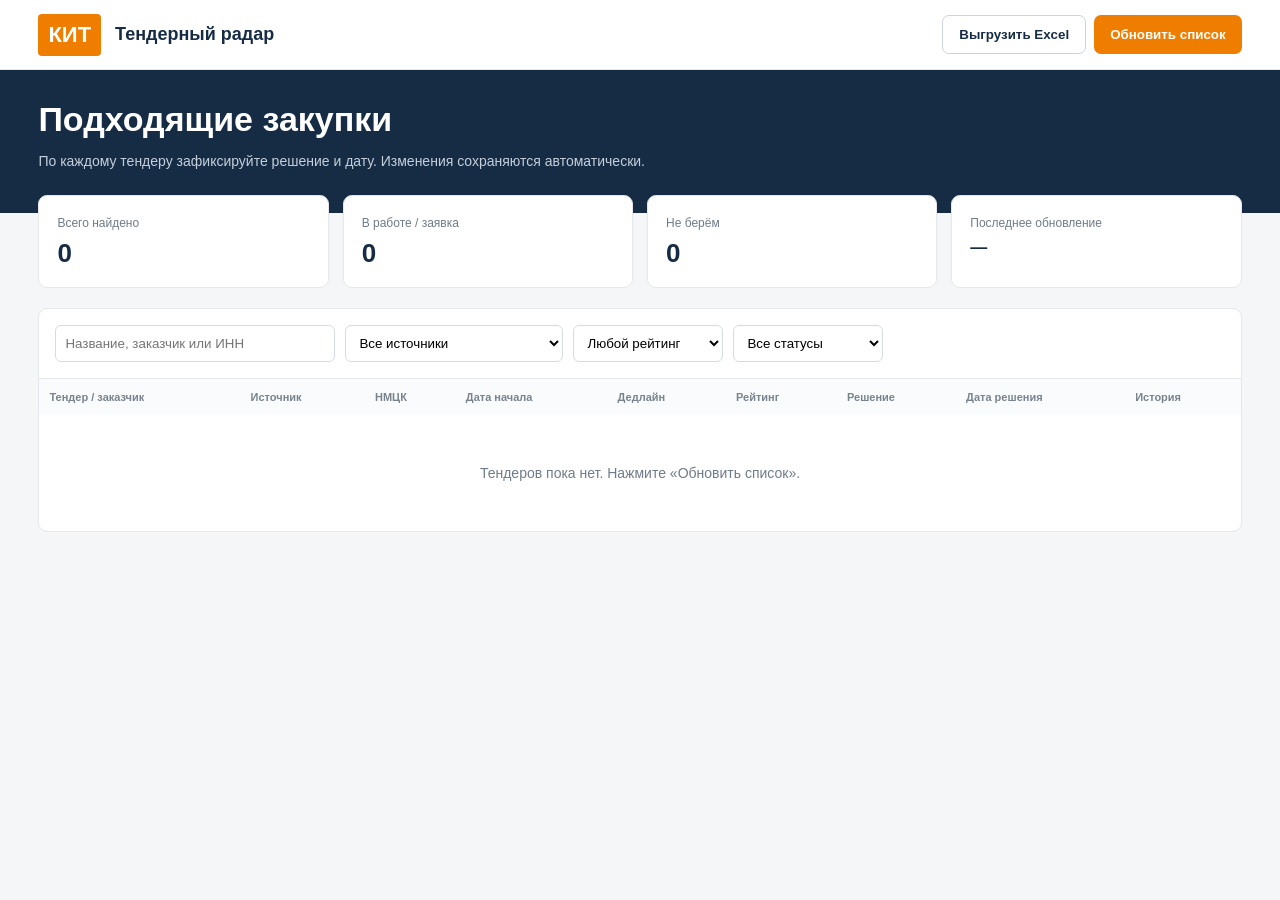
<file: tender-extension/dashboard.html>
<!doctype html><html lang="ru"><head><meta charset="utf-8"><title>КИТ — Тендерный радар</title><style>
:root{--o:#ef7d00;--n:#162c45;--m:#6f7b88;--l:#e4e8ec;--bg:#f4f6f8}*{box-sizing:border-box}body{margin:0;background:var(--bg);font:14px Arial;color:#223140}.top{height:70px;background:#fff;display:flex;justify-content:space-between;align-items:center;padding:0 3%;border-bottom:1px solid var(--l)}.brand{display:flex;align-items:center;gap:14px;font-size:18px;font-weight:800;color:var(--n)}.logo{background:var(--o);color:#fff;padding:8px 10px;border-radius:4px;font-size:22px}.actions{display:flex;gap:8px}button{border:0;border-radius:7px;padding:11px 16px;font-weight:700;cursor:pointer}.primary{background:var(--o);color:#fff}.secondary{background:#fff;border:1px solid #ccd4dc;color:var(--n)}.hero{background:var(--n);color:#fff;padding:30px 3%}.hero h1{font-size:34px;margin:0 0 8px}.hero p{color:#c4cfda}.cards{display:grid;grid-template-columns:repeat(4,1fr);gap:14px;margin:-18px 3% 20px;position:relative}.card,.panel{background:#fff;border:1px solid var(--l);border-radius:9px}.card{padding:18px}.card span{color:var(--m);font-size:12px}.card b{display:block;font-size:26px;color:var(--n);margin-top:8px}.panel{margin:0 3% 40px;overflow:hidden}.filters{display:flex;gap:10px;padding:16px;border-bottom:1px solid var(--l);flex-wrap:wrap}input,select{padding:9px;border:1px solid #d5dbe1;border-radius:6px;min-width:150px;background:#fff}#q{min-width:280px}table{width:100%;border-collapse:collapse}th{text-align:left;background:#fafbfc;color:#78838e;font-size:11px;padding:12px 10px}td{padding:12px 10px;border-top:1px solid var(--l);vertical-align:top}a{color:var(--n);font-weight:700;text-decoration:none}.tag{font-size:10px;background:#edf1f4;padding:3px 6px}.score{display:inline-flex;width:36px;height:36px;border-radius:50%;align-items:center;justify-content:center;background:#e3f5e9;color:#168344;font-weight:800}.work-select{min-width:135px;padding:7px;font-weight:700}.date-input{min-width:130px;width:130px;padding:7px}.st-new{color:#566573}.st-work{color:#b45f00;background:#fff3df}.st-bid{color:#075e9b;background:#eaf5ff}.st-win{color:#137333;background:#e6f4ea}.st-no,.st-lost{color:#a52a2a;background:#fce8e6}.history-btn{padding:7px 10px;background:#fff;border:1px solid #ccd4dc;color:var(--n);white-space:nowrap}.empty{text-align:center;padding:50px;color:var(--m)}.modal{display:none;position:fixed;inset:0;background:rgba(10,25,40,.55);z-index:20;padding:5vh 15px}.modal.open{display:block}.modal-box{max-width:760px;max-height:90vh;overflow:auto;margin:auto;background:#fff;border-radius:10px;padding:22px}.modal-head{display:flex;justify-content:space-between;gap:20px;align-items:flex-start;border-bottom:1px solid var(--l);padding-bottom:14px}.modal-head h2{margin:0;color:var(--n)}.close-btn{padding:6px 10px;background:#edf1f4}.timeline{margin-top:16px}.event{border-left:3px solid var(--o);padding:3px 0 16px 14px;margin-left:5px}.event-time{font-size:11px;color:var(--m);margin-bottom:5px}.event-text{font-weight:700}.event-details{margin-top:4px;color:#596674;white-space:pre-wrap}@media(max-width:900px){.cards{grid-template-columns:repeat(2,1fr)}.panel{overflow:auto}table{min-width:1100px}}@media(max-width:700px){.cards{grid-template-columns:1fr}.filters{display:block}.filters>*{width:100%;margin-top:8px}.top{padding:0 15px}.hero{padding:28px 15px}.panel,.cards{margin-left:15px;margin-right:15px}}</style></head><body>
<header class="top"><div class="brand"><span class="logo">КИТ</span>Тендерный радар</div><div class="actions"><button class="secondary" id="export">Выгрузить Excel</button><button class="primary" id="collect">Обновить список</button></div></header>
<section class="hero"><h1>Подходящие закупки</h1><p>По каждому тендеру зафиксируйте решение и дату. Изменения сохраняются автоматически.</p></section>
<section class="cards"><div class="card"><span>Всего найдено</span><b id="count">0</b></div><div class="card"><span>В работе / заявка</span><b id="inwork">0</b></div><div class="card"><span>Не берём</span><b id="declined">0</b></div><div class="card"><span>Последнее обновление</span><b id="updated" style="font-size:17px">—</b></div></section>
<section class="panel"><div class="filters"><input id="q" placeholder="Название, заказчик или ИНН"><select id="source"><option>Все источники</option><option>ЕИС</option><option>Росэлторг</option><option>B2B-Center</option><option>Фабрикант</option><option>ТЭК-Торг</option><option>РТС-тендер</option><option>Сбер А</option><option>ЭТП Газпромбанка</option><option>Заказ РФ</option><option>НЭП</option><option>Российский аукционный дом</option><option>OTC</option><option>Bidzaar</option><option>ЭТПРФ</option></select><select id="score"><option value="0">Любой рейтинг</option><option value="60">Рейтинг 60+</option><option value="80">Рейтинг 80+</option></select><select id="workStatus"><option value="">Все статусы</option><option value="new">Новый</option><option value="work">В работе</option><option value="bid">Подана заявка</option><option value="no">Не берём</option><option value="win">Выигран</option><option value="lost">Проигран</option></select></div><table><thead><tr><th>Тендер / заказчик</th><th>Источник</th><th>НМЦК</th><th>Дата начала</th><th>Дедлайн</th><th>Рейтинг</th><th>Решение</th><th>Дата решения</th><th>История</th></tr></thead><tbody id="body"></tbody></table><div class="empty" id="empty">Тендеров пока нет. Нажмите «Обновить список».</div></section><div class="modal" id="historyModal"><div class="modal-box"><div class="modal-head"><div><h2 id="historyTitle">История тендера</h2><div id="historyMeta" style="color:#6f7b88;margin-top:6px"></div></div><button class="close-btn" id="historyClose">Закрыть</button></div><div class="timeline" id="historyBody"></div></div></div><script src="dashboard.js"></script></body></html>
</file>
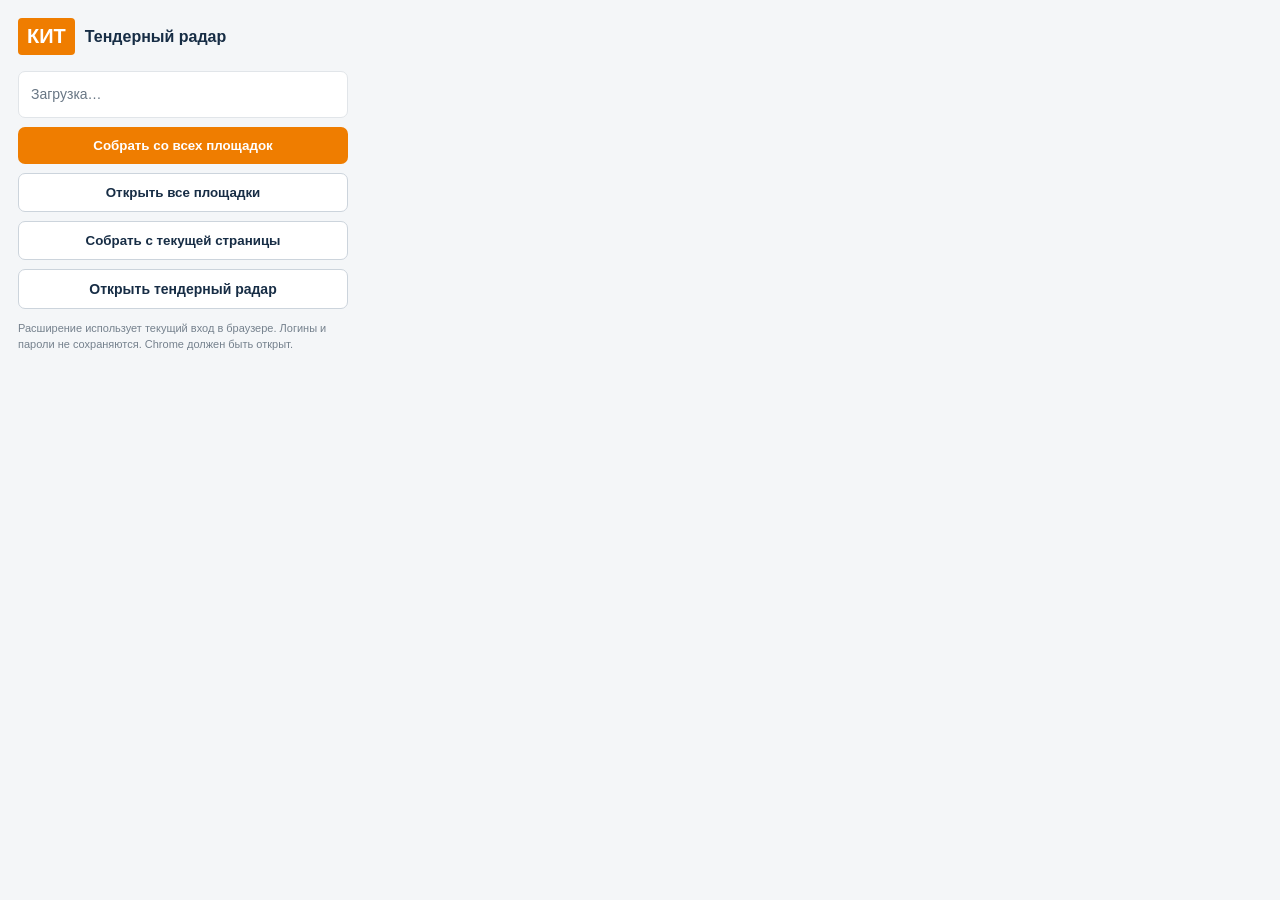
<file: tender-extension/popup.html>
<!doctype html><html lang="ru"><head><meta charset="utf-8"><style>
body{width:330px;margin:0;padding:18px;font:14px Arial;color:#172d45;background:#f4f6f8}.head{display:flex;align-items:center;gap:10px;margin-bottom:16px}.logo{background:#ef7d00;color:white;font-weight:900;font-size:20px;padding:7px 9px;border-radius:4px}h1{font-size:16px;margin:0}button,a{display:block;width:100%;box-sizing:border-box;padding:11px;border-radius:7px;margin-top:9px;text-align:center;font-weight:700;text-decoration:none}.primary{border:0;background:#ef7d00;color:#fff}.secondary{border:1px solid #ccd4dc;background:#fff;color:#172d45}.status{background:#fff;border:1px solid #e1e5e9;border-radius:7px;padding:12px;line-height:1.5;color:#687684}.note{font-size:11px;color:#75818d;line-height:1.45;margin-top:12px}</style></head><body>
<div class="head"><span class="logo">КИТ</span><h1>Тендерный радар</h1></div><div class="status" id="status">Загрузка…</div>
<button class="primary" id="all">Собрать со всех площадок</button><button class="secondary" id="openAll">Открыть все площадки</button><button class="secondary" id="one">Собрать с текущей страницы</button>
<a class="secondary" href="dashboard.html" target="_blank">Открыть тендерный радар</a>
<p class="note">Расширение использует текущий вход в браузере. Логины и пароли не сохраняются. Chrome должен быть открыт.</p>
<script src="popup.js"></script></body></html>
</file>
